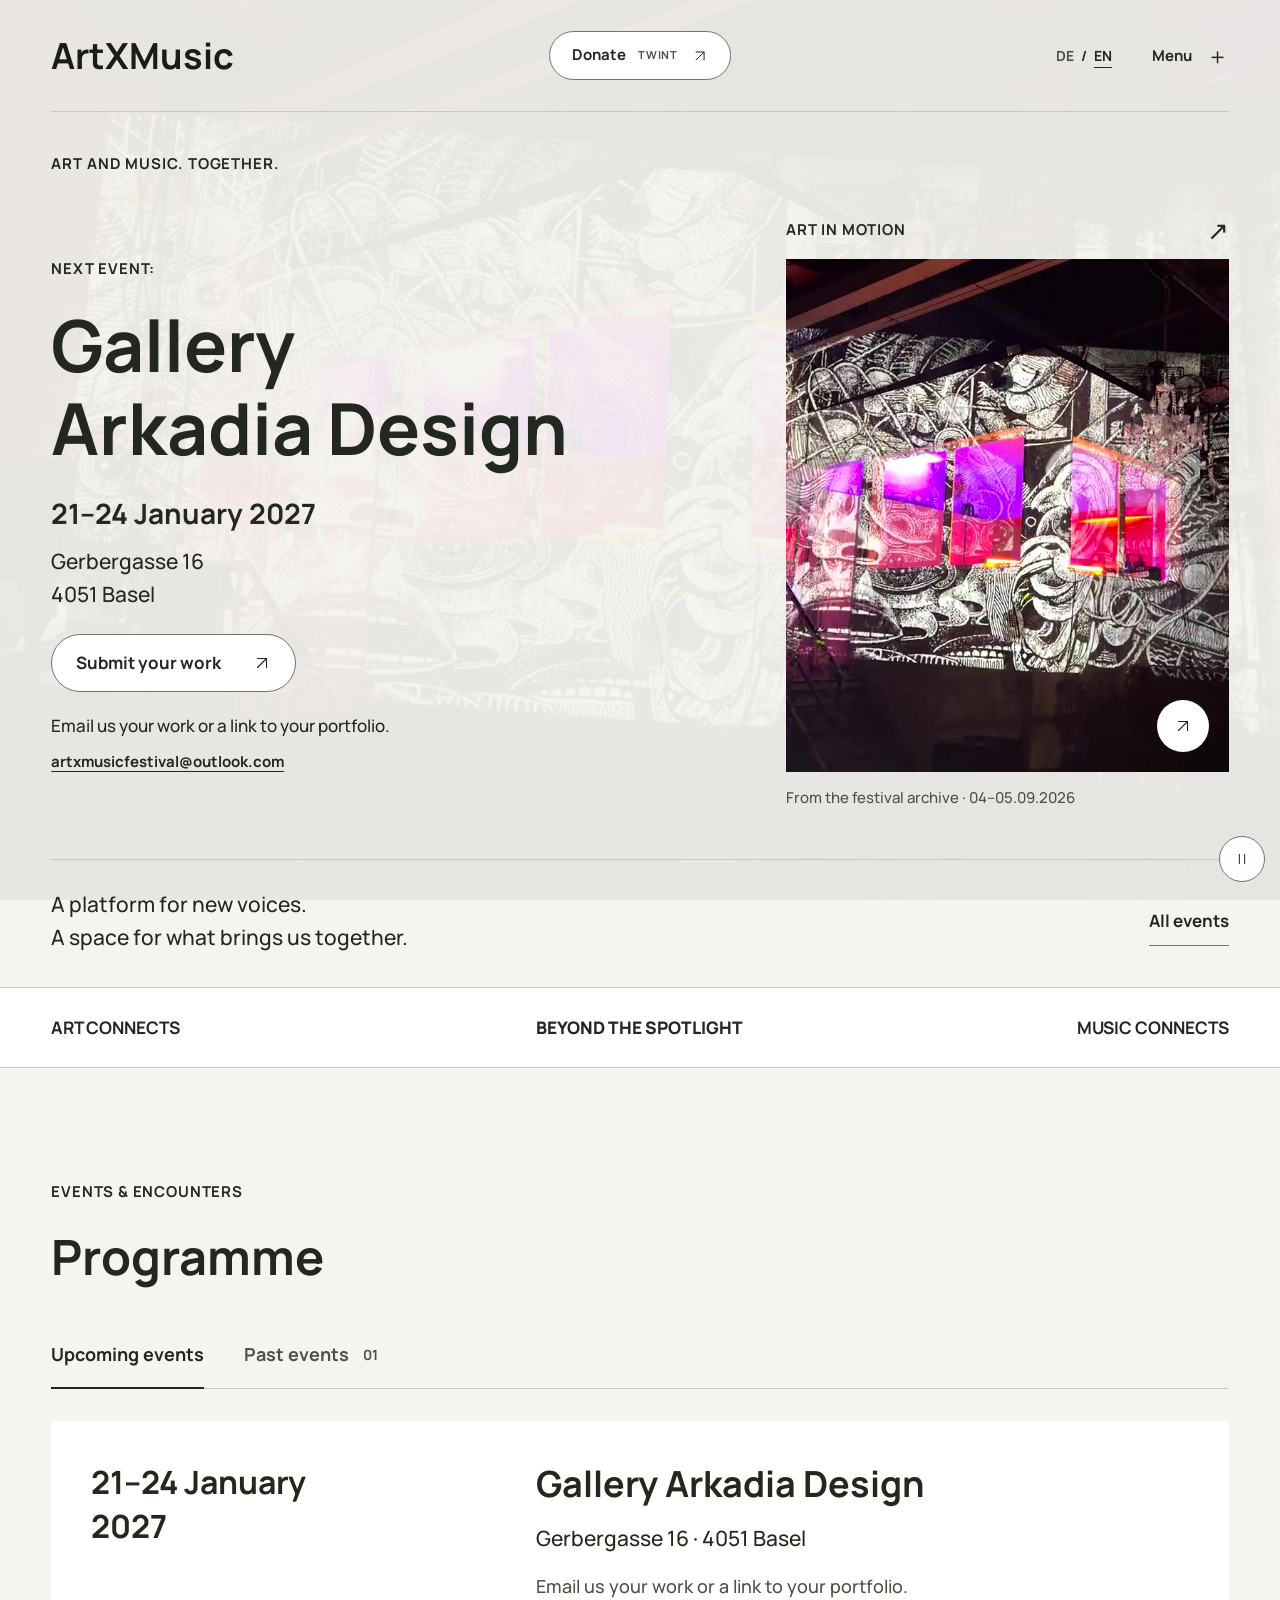
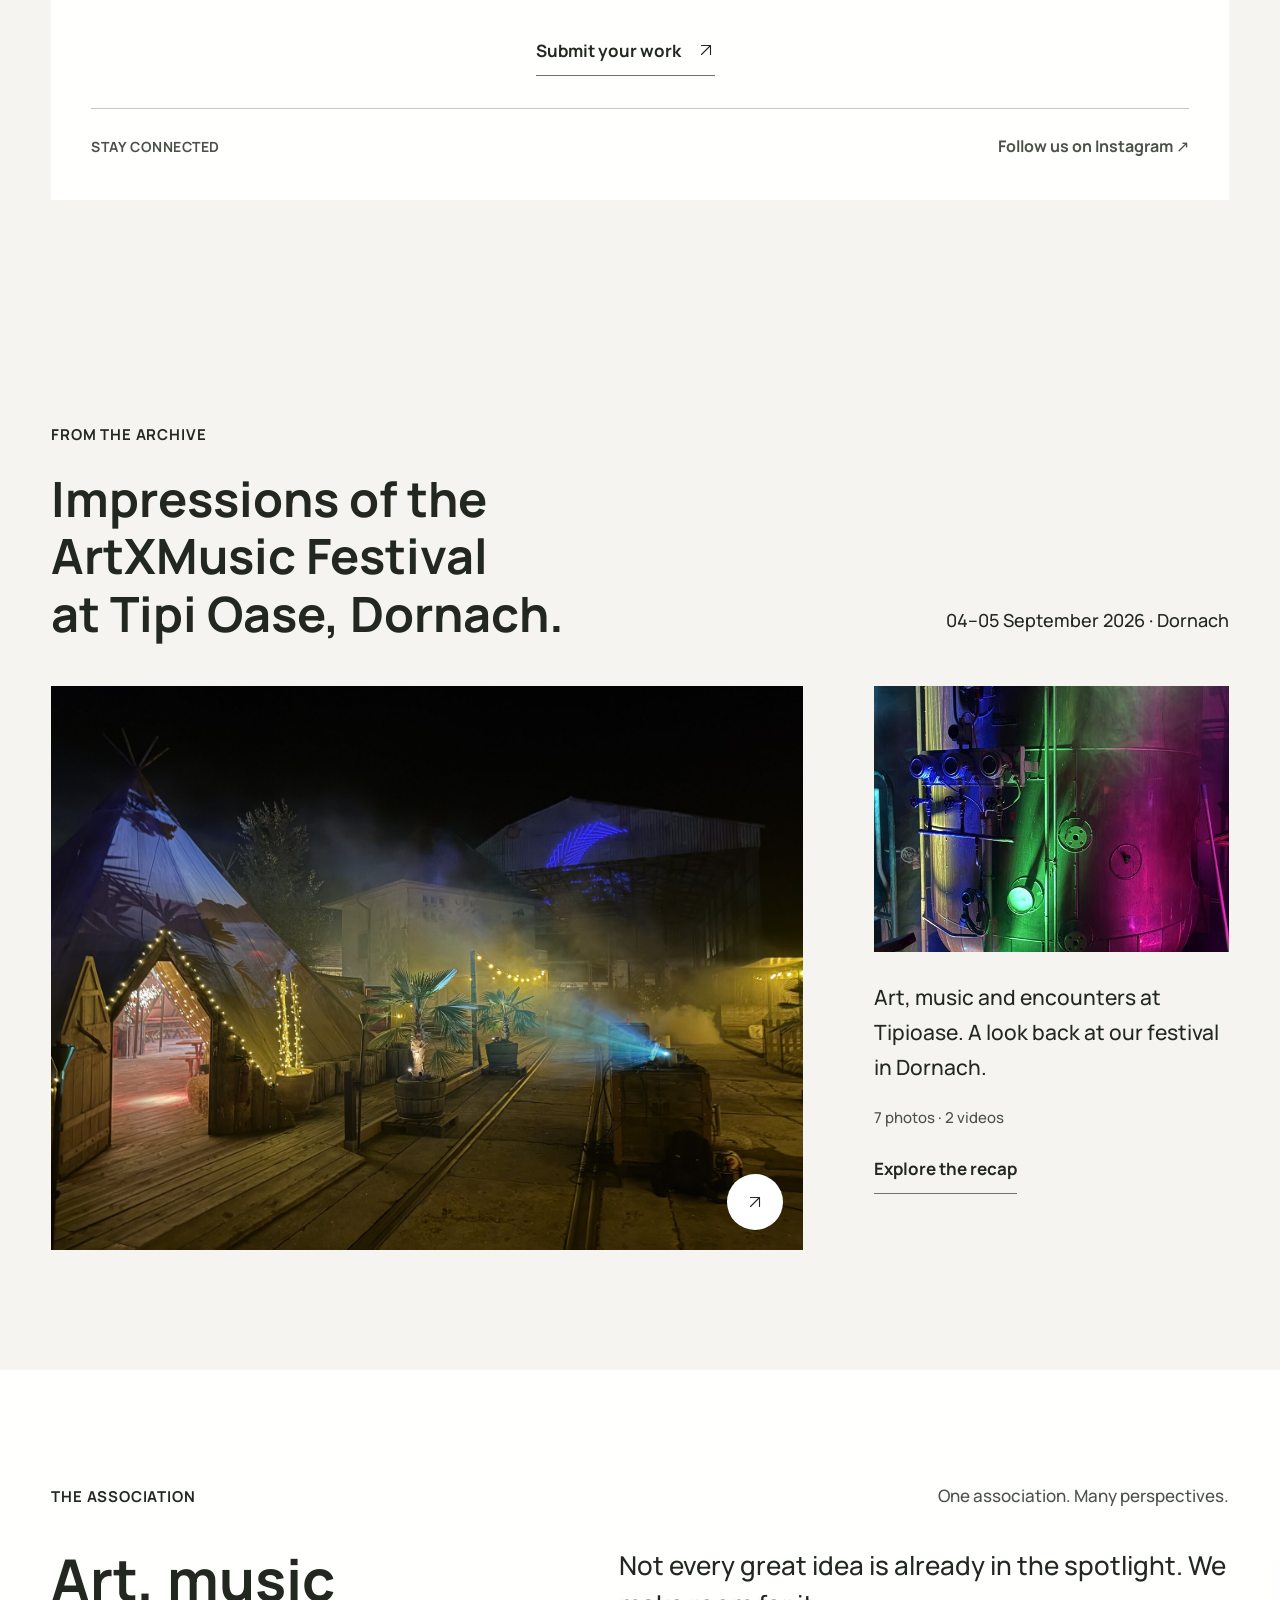
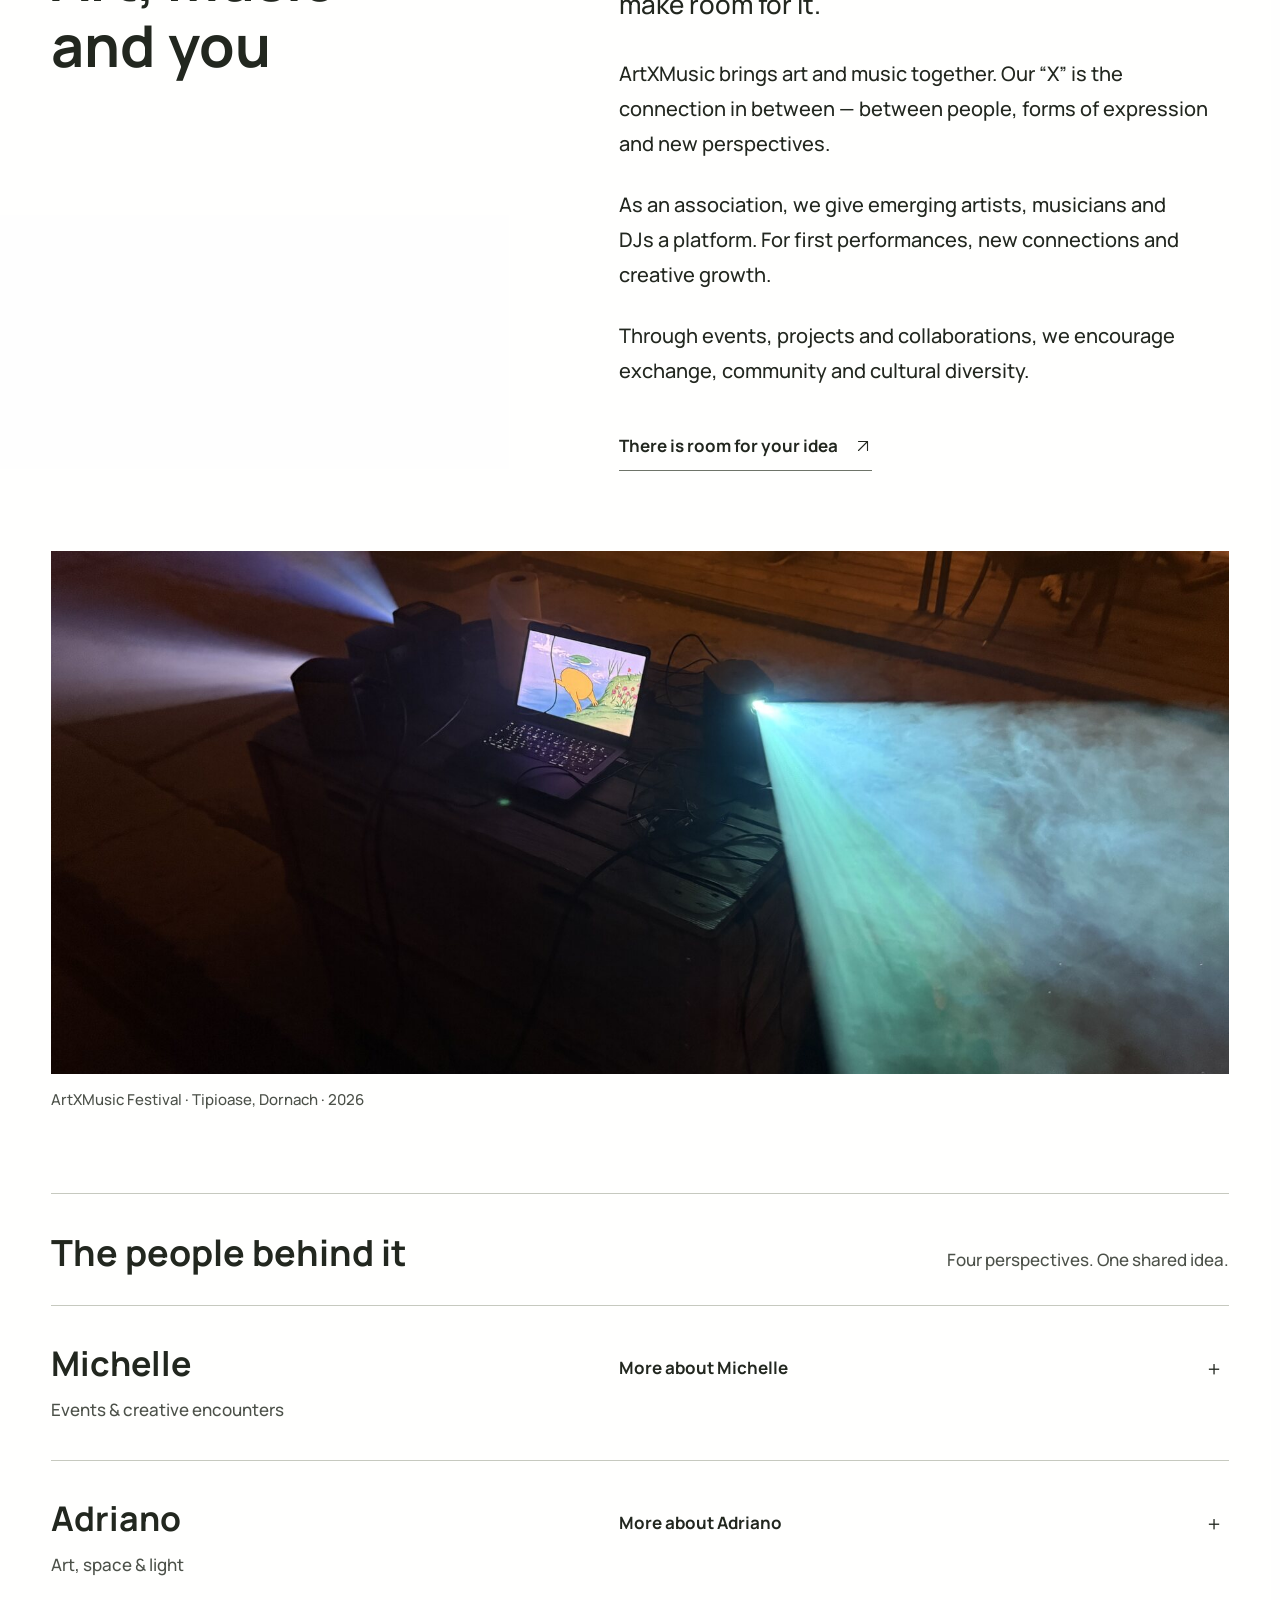
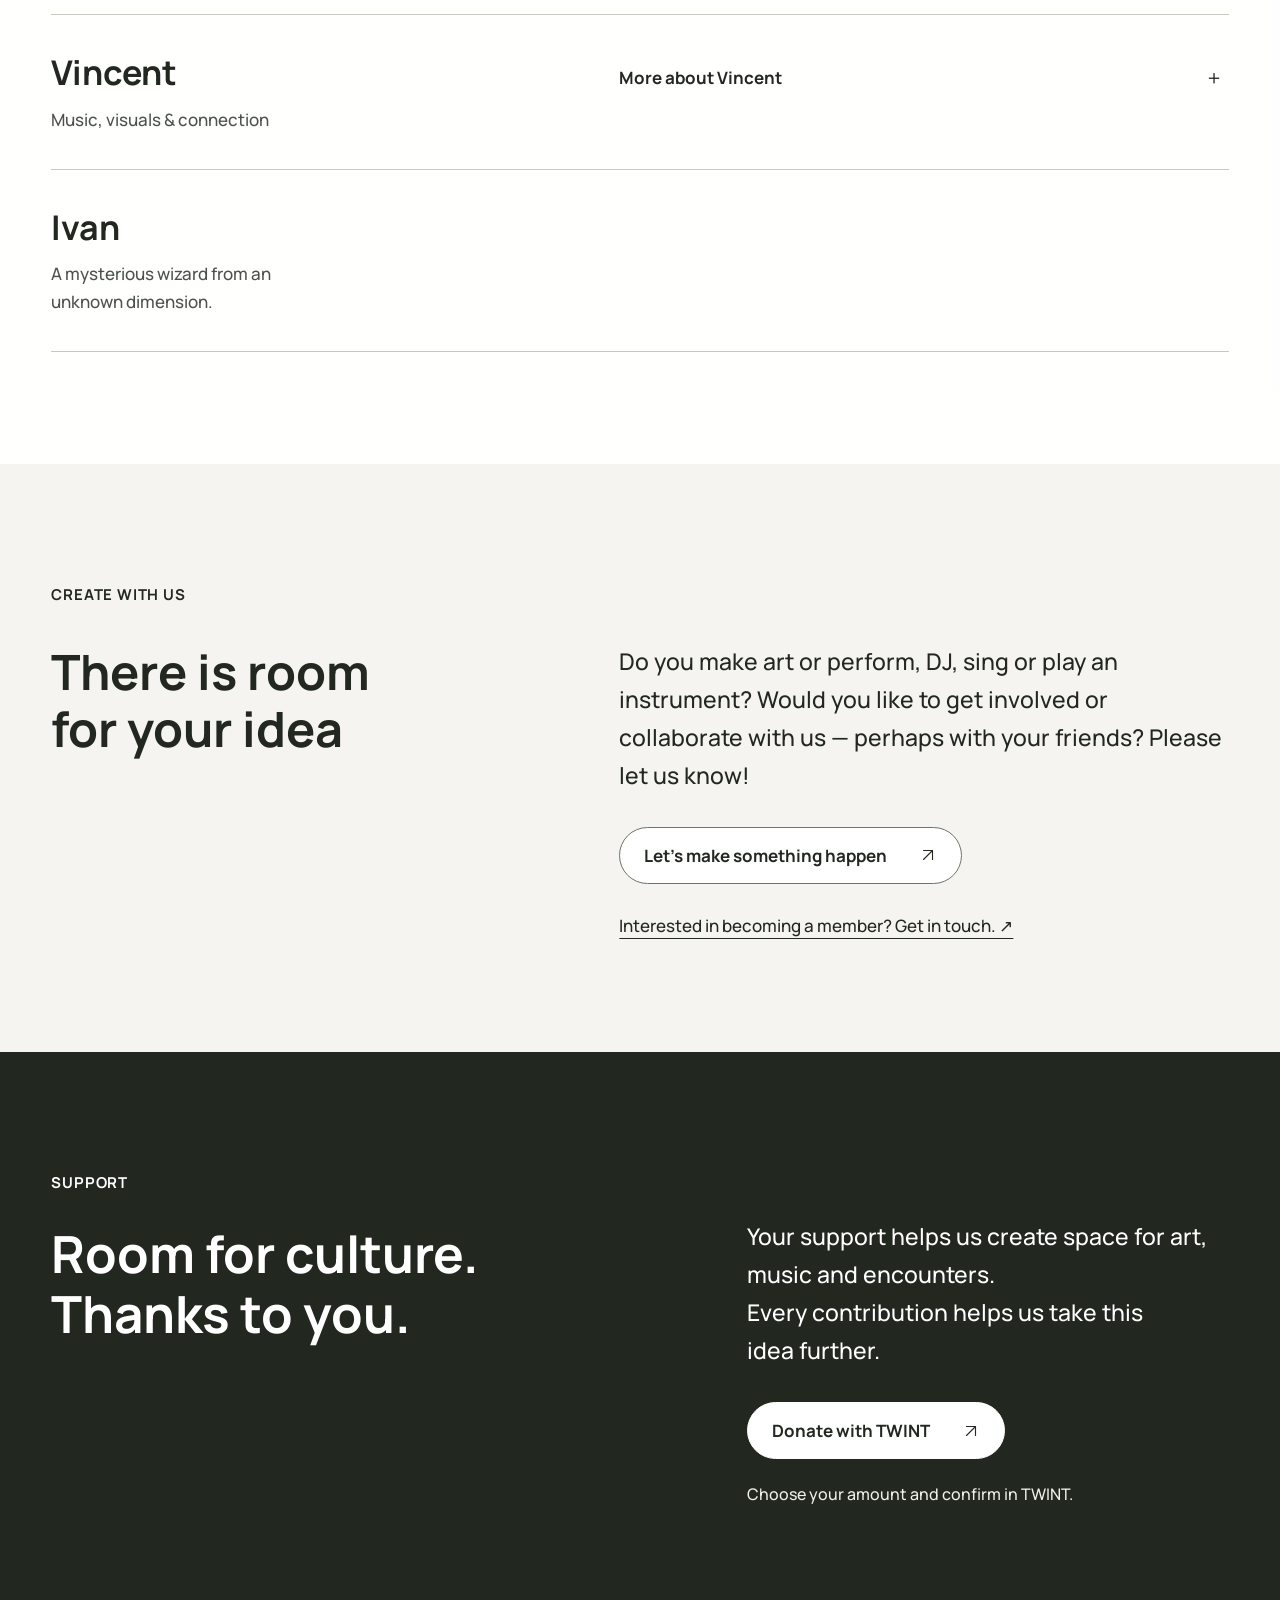
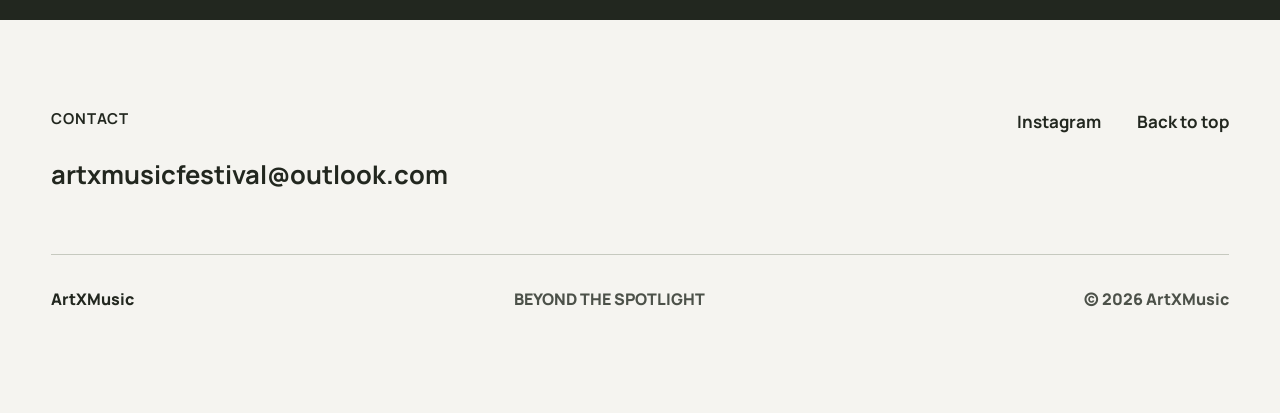
<file: index.html>
<!doctype html>
<html lang="en">
<head>
  <meta charset="UTF-8">
  <meta name="viewport" content="width=device-width, initial-scale=1">
  <meta name="theme-color" content="#f5f4f0">
  <meta name="description" content="ArtXMusic at Gallery Arkadia Design: 21–24 January 2027, Gerbergasse 16, 4051 Basel. Apply by emailing us your work." data-i18n-content="t105">
  <title data-i18n="event.arkadia.title">ArtXMusic — Arkadia Design · January 2027</title>
  <link rel="icon" href="assets/favicon.svg" type="image/svg+xml">
  <link rel="preload" href="assets/fonts/manrope-latin-variable.woff2" as="font" type="font/woff2" crossorigin>
  <link rel="stylesheet" href="styles.css?v=20261103-refinements-05">
  <link rel="stylesheet" href="layout.css?v=20261103-archive-footer-08">
  <script src="i18n.js?v=20261103-archive-footer-08" defer></script>
  <script src="donations.js?v=20261102-2208" defer></script>
  <script src="background-video.js?v=20261103-editorial-01" defer></script>
  <script src="app.js?v=20261103-editorial-01" defer></script>
</head>
<body id="top">
  <div class="site-background" aria-hidden="true">
    <video id="site-background-video" data-background-video autoplay muted loop playsinline preload="none" poster="assets/festival-background-poster.jpg" tabindex="-1">
      <source data-src="assets/festival-background.mp4" type="video/mp4">
    </video>
  </div>
  <button class="background-toggle" type="button" data-background-toggle aria-controls="site-background-video hero-festival-video" hidden>
    <span data-background-pause hidden><svg class="background-toggle-icon" viewBox="0 0 24 24" fill="none" aria-hidden="true" focusable="false"><path d="M8 5v14M16 5v14"/></svg><span data-i18n="background.pause">Pause background</span></span>
    <span data-background-play><svg class="background-toggle-icon" viewBox="0 0 24 24" fill="none" aria-hidden="true" focusable="false"><path d="m8 5 11 7-11 7Z"/></svg><span data-i18n="background.play">Play background</span></span>
  </button>

  <a class="skip-link" href="#main"><span data-i18n="t000">Skip to content</span></a>
  <header class="site-header">
<a class="wordmark" href="#top" aria-label="ArtXMusic — home" data-i18n-aria-label="t092">ArtXMusic</a>
<a class="header-donate" data-donate href="https://go.twint.ch/1/e/tw?tw=acq.vQNoNnbLTWy0y0OU8Lz0jm_Cxkv4LPFudftPimvvcaQTjJB5cDMrlpiIhuMeUNQD." target="_blank" rel="noopener noreferrer" aria-label="Donate now with TWINT" data-i18n-aria-label="donate.header.label"><span data-i18n="donate.header">Donate</span><span class="donation-provider">TWINT</span><svg class="action-icon" viewBox="0 0 24 24" fill="none" aria-hidden="true" focusable="false"><path d="M6 18 18 6M6 6h12v12"/></svg></a>
<div class="header-actions">
<nav id="navigation" aria-label="Main navigation" data-i18n-aria-label="t093">
<a href="#events">Events</a>
<a href="#verein"><span data-i18n="t002">About us</span></a>
<a href="#kontakt"><span data-i18n="t003">Contact</span></a>
<a class="nav-cta" href="#mitmachen"><span data-i18n="t004">Get involved</span> <svg class="action-icon" viewBox="0 0 24 24" fill="none" aria-hidden="true" focusable="false"><path d="M5 12h14m-6-6 6 6-6 6"/></svg></a>
</nav>
<div class="language-switch" role="group" aria-label="Choose language" data-i18n-aria-label="t118"><button type="button" data-language="de" lang="de" aria-label="Switch to German" aria-pressed="false" data-i18n-aria-label="t119">DE</button><span aria-hidden="true">/</span><button type="button" data-language="en" lang="en" aria-label="Switch to English" aria-pressed="true" data-i18n-aria-label="t120">EN</button></div>
<button class="menu-toggle" aria-controls="navigation" aria-expanded="false"><span><span data-i18n="t001">Menu</span></span><span aria-hidden="true">＋</span></button>
</div></header>

  <main id="main">
    <section class="hero featured-event page-width" id="start" aria-labelledby="hero-title">
      <div class="hero-meta"><span data-i18n="quiet.identity">Art and music. Together.</span></div>
      <div class="featured-event-grid">
        <div class="hero-copy">
          <p class="eyebrow" data-i18n="event.arkadia.label">Next event:</p>
          <h1 id="hero-title"><span data-i18n="event.arkadia.gallery">Gallery</span><span class="featured-event-name">Arkadia Design</span></h1>
          <div class="featured-event-details">
          <p class="featured-event-date" data-i18n="event.arkadia.date">21–24 January 2027</p>
          <p class="featured-event-address">Gerbergasse 16<br>4051 Basel</p>
          <a class="solid-button application-button" data-apply href="mailto:artxmusicfestival@outlook.com?subject=Application%20%E2%80%93%20ArtXMusic%20at%20Arkadia%20Design%20%E2%80%93%2021%E2%80%9324%20January%202027" data-i18n-href="event.arkadia.mailto"><span data-i18n="event.arkadia.apply">Submit your work</span><svg class="action-icon" viewBox="0 0 24 24" fill="none" aria-hidden="true" focusable="false"><path d="M6 18 18 6M6 6h12v12"/></svg></a>
          <p class="application-note" data-i18n="event.arkadia.note">Email us your work or a link to your portfolio.</p>
          <a class="application-email" href="mailto:artxmusicfestival@outlook.com">artxmusicfestival@outlook.com</a>
          </div>
        </div>
        <figure class="hero-film">
          <div class="hero-film-heading"><span class="eyebrow" data-i18n="editorial.film.label">Art in motion</span><span class="film-mark" aria-hidden="true">↗</span></div>
          <a class="hero-film-link" href="festival-2026.html" aria-label="ArtXMusic Festival 2026 — explore the recap" data-i18n-aria-label="t097">
            <video id="hero-festival-video" data-background-video autoplay muted loop playsinline preload="none" poster="assets/festival-background-poster.jpg" tabindex="-1" aria-hidden="true"><source data-src="assets/festival-background.mp4" type="video/mp4"></video>
            <span class="image-arrow" aria-hidden="true"><svg class="action-icon" viewBox="0 0 24 24" fill="none" aria-hidden="true" focusable="false"><path d="M6 18 18 6M6 6h12v12"/></svg></span>
          </a>
          <figcaption data-i18n="editorial.film.caption">From the festival archive · 04–05.09.2026</figcaption>
        </figure>
      </div>
      <div class="featured-event-footer"><p><span class="copy-line" data-i18n="t009">A platform for new voices.</span> <span class="copy-line" data-i18n="t010">A space for what brings us together.</span></p><a class="text-link" href="#events" data-i18n="event.arkadia.all">All events</a></div>
    </section>

    <div class="manifesto-strip" aria-label="ArtXMusic manifesto" data-i18n-aria-label="design.manifesto"><div><span class="strip-message" data-i18n="t016">ART CONNECTS</span><span class="strip-motto">BEYOND THE SPOTLIGHT</span><span class="strip-message" data-i18n="t017">MUSIC CONNECTS</span></div></div>

    <section class="events-section page-width section-space" id="events" aria-labelledby="events-title">
      <div class="section-topline"><span class="eyebrow"><span data-i18n="t018">Events &amp; encounters</span></span></div>
      <div class="section-heading"><h2 id="events-title" data-i18n="editorial.program">Programme</h2></div>
      <div class="event-tabs" role="tablist" aria-label="Filter events" data-i18n-aria-label="t096">
        <button id="tab-future" role="tab" aria-selected="true" aria-controls="panel-future" tabindex="0"><span data-i18n="t022">Upcoming events</span> <svg class="action-icon" viewBox="0 0 24 24" fill="none" aria-hidden="true" focusable="false"><path d="M6 18 18 6M6 6h12v12"/></svg></button>
        <button id="tab-past" role="tab" aria-selected="false" aria-controls="panel-past" tabindex="-1"><span data-i18n="t023">Past events</span> <span class="count">01</span></button>
      </div>
      <div id="panel-future" class="future-panel" role="tabpanel" aria-labelledby="tab-future">
        <div class="future-label" data-i18n="event.arkadia.date">21–24 January 2027</div>
        <div class="future-copy"><h3 data-i18n="event.arkadia.venue">Gallery Arkadia Design</h3><p>Gerbergasse 16 · 4051 Basel</p><p class="secondary-copy" data-i18n="event.arkadia.note">Email us your work or a link to your portfolio.</p><a class="text-link" data-apply href="mailto:artxmusicfestival@outlook.com?subject=Application%20%E2%80%93%20ArtXMusic%20at%20Arkadia%20Design%20%E2%80%93%2021%E2%80%9324%20January%202027" data-i18n-href="event.arkadia.mailto"><span data-i18n="event.arkadia.apply">Submit your work</span><svg class="action-icon" viewBox="0 0 24 24" fill="none" aria-hidden="true" focusable="false"><path d="M6 18 18 6M6 6h12v12"/></svg></a></div>
        <a class="instagram-note" href="https://www.instagram.com/artxmusicfestival/" target="_blank" rel="noopener noreferrer"><span><span data-i18n="t029">STAY CONNECTED</span></span><span data-i18n="t030">Follow us on Instagram ↗</span></a>
      </div>
      <div id="panel-past" role="tabpanel" aria-labelledby="tab-past" hidden>
        <article class="event-card">
          <a class="event-image" href="festival-2026.html" aria-label="ArtXMusic Festival 2026 — explore the recap" data-i18n-aria-label="t097"><img src="assets/festival-2026/tipioase-night-800.jpg" alt="A lit tipi, potted palms and light projections on the festival grounds at night." width="800" height="600" loading="lazy" data-i18n-alt="t098"><span class="event-tag"><span data-i18n="t031">RECAP / 2026</span></span><span class="image-arrow" aria-hidden="true"><svg class="action-icon" viewBox="0 0 24 24" fill="none" aria-hidden="true" focusable="false"><path d="M6 18 18 6M6 6h12v12"/></svg></span></a>
          <div class="event-card-copy"><span class="eyebrow"><span data-i18n="t032">04–05 SEPTEMBER 2026 · DORNACH</span></span><h3><a href="festival-2026.html">ArtXMusic<br><span class="title-rest">Festival 2026</span></a></h3><p><span data-i18n="t033">Art and music in one place.</span><br><span data-i18n="t034">Our festival at Tipioase.</span></p><a class="text-link" href="festival-2026.html"><span data-i18n="t035">Explore the recap</span> <svg class="action-icon" viewBox="0 0 24 24" fill="none" aria-hidden="true" focusable="false"><path d="M6 18 18 6M6 6h12v12"/></svg></a></div>
        </article>
      </div>
    </section>

    <section class="archive-feature" aria-labelledby="archive-title">
      <div class="page-width">
        <div class="archive-heading"><div><p class="eyebrow" data-i18n="editorial.archive.label">From the archive</p><h2 id="archive-title"><span data-i18n="editorial.archive.title">Impressions of the ArtXMusic Festival at</span> <span class="archive-venue" data-i18n="editorial.archive.venue">Tipi Oase, Dornach.</span></h2></div><p class="archive-date" data-i18n="editorial.archive.date">04–05 September 2026 · Dornach</p></div>
        <div class="archive-layout">
          <a class="archive-main-photo" href="festival-2026.html" aria-label="ArtXMusic Festival 2026 — explore the recap" data-i18n-aria-label="t097"><img src="assets/festival-2026/tipioase-night.jpg" width="1800" height="1350" alt="A lit tipi, potted palms and light projections on the festival grounds at night." data-i18n-alt="gallery.tipioase-night.alt" loading="lazy"><span class="image-arrow" aria-hidden="true"><svg class="action-icon" viewBox="0 0 24 24" fill="none" aria-hidden="true" focusable="false"><path d="M6 18 18 6M6 6h12v12"/></svg></span></a>
          <div class="archive-side"><a class="archive-detail-photo" href="festival-2026.html?lang=en#gallery" aria-label="ArtXMusic Festival 2026 — explore the recap" data-i18n-aria-label="t097"><img src="assets/festival-2026/industrial-light-800.jpg" width="600" height="800" alt="A large industrial tank and pipework lit in blue, green and pink." data-i18n-alt="gallery.industrial-light.alt" loading="lazy"></a><p data-i18n="editorial.archive.copy">Art, music and encounters at Tipioase. A look back at our festival in Dornach.</p><span class="archive-count" data-i18n="editorial.archive.count">7 photos · 2 videos</span><a class="text-link" href="festival-2026.html" data-i18n="editorial.archive.link">Explore the recap</a></div>
        </div>
      </div>
    </section>

    <section class="about-section section-space" id="verein" aria-labelledby="about-title">
      <div class="page-width"><div class="section-topline"><span class="eyebrow"><span data-i18n="t036">02 / THE IDEA BEHIND IT</span></span><span class="small-note"><span data-i18n="t037">One association. Many perspectives.</span></span></div>
      <div class="about-grid"><h2 id="about-title"><span data-i18n="quiet.hero.first">Art, music</span><br><span data-i18n="quiet.hero.second">and you</span></h2><div class="about-copy"><p class="lead"><span data-i18n="t041">Not every great idea is already in the spotlight. We make room for it.</span></p><p><span data-i18n="t042">ArtXMusic brings art and music together. Our “X” is the connection in between — between people, forms of expression and new perspectives.</span></p><p><span data-i18n="t043">As an association, we give emerging artists, musicians and DJs a platform. For first performances, new connections and creative growth.</span></p><p><span data-i18n="t044">Through events, projects and collaborations, we encourage exchange, community and cultural diversity.</span></p><a class="text-link" href="#mitmachen"><span data-i18n="t045">There is room for your idea</span> <svg class="action-icon" viewBox="0 0 24 24" fill="none" aria-hidden="true" focusable="false"><path d="M6 18 18 6M6 6h12v12"/></svg></a></div></div>
      <figure class="association-image"><img src="assets/festival-2026/projection-setup.jpg" width="1800" height="1350" alt="Two projectors beside a laptop in a warmly lit space with wooden flooring." data-i18n-alt="gallery.projection-setup.alt" loading="lazy"><figcaption data-i18n="editorial.about.caption">ArtXMusic Festival · Tipioase, Dornach · 2026</figcaption></figure>
      <div class="team-intro"><h3><span data-i18n="t046">The people behind it</span></h3><span class="small-note"><span data-i18n="t047">Four perspectives. One shared idea.</span></span></div>
      <div class="team-grid">
        <article class="team-card"><div class="team-identity"><h4>Michelle</h4><p class="team-caption"><span data-i18n="t048">Events &amp; creative encounters</span></p></div><details><summary><span data-i18n="t049">More about Michelle</span> <span aria-hidden="true">＋</span></summary><div class="bio"><p><span data-i18n="t050">Michelle originally worked in transport and customs. Practical projects and her training in event management led her into the world of events — where she also met Vincent.</span></p><p><span data-i18n="t051">Their joint graduation project, “ArtConnection”, laid the foundation for giving new creative voices a platform. She brings that experience to ArtXMusic.</span></p></div></details></article>
        <article class="team-card"><div class="team-identity"><h4>Adriano</h4><p class="team-caption"><span data-i18n="t052">Art, space &amp; light</span></p></div><details><summary><span data-i18n="t053">More about Adriano</span> <span aria-hidden="true">＋</span></summary><div class="bio"><p><span data-i18n="t054">Adriano is a gallerist, curator, lighting designer and owner of arkadia-design.ch. He brings art, space and light together to create immersive atmospheres.</span></p><p><span data-i18n="t055">Through his programming at Halle 80 and the Hair Atelier, he creates space for contemporary art and dialogue. Openness, experimentation, clear forms and a thoughtful approach to materials shape his work.</span></p><p><span data-i18n="adriano.gallery">Today, Adriano works as an independent gallerist. His gallery is located in the Kunstpassage at Gerbergasse 16.</span></p></div></details></article>
        <article class="team-card"><div class="team-identity"><h4>Vincent</h4><p class="team-caption"><span data-i18n="t056">Music, visuals &amp; connection</span></p></div><details><summary><span data-i18n="t057">More about Vincent</span> <span aria-hidden="true">＋</span></summary><div class="bio"><p><span data-i18n="t058">Vincent explores visual communication and digital spaces at the Basel Academy of Art and Design. His creative practice ranges from DJing and music production to visuals and art.</span></p><p><span data-i18n="t059">His experience organising art and music events fuels his desire to bring people together. He wants to create places for exchange, shared creative energy and a sense of belonging.</span></p></div></details></article>
        <article class="team-card" id="team-ivan"><div class="team-identity"><h4>Ivan</h4><p class="team-caption"><span data-i18n="ivan.caption">A mysterious wizard from an unknown dimension.</span></p></div></article>
      </div></div>
    </section>

    <section class="participate-section page-width section-space" id="mitmachen" aria-labelledby="participate-title"><div class="participate-label eyebrow"><span data-i18n="t060">03 / THERE IS A PLACE FOR YOU</span></div><div class="participate-content"><h2 id="participate-title" data-i18n="editorial.join.title">There is room for your idea</h2><div><p><span data-i18n="t063">Do you make art or perform, DJ, sing or play an instrument? Would you like to get involved or collaborate with us — perhaps with your friends? Please let us know!</span></p><a class="solid-button" href="mailto:artxmusicfestival@outlook.com?subject=Get%20involved%20with%20ArtXMusic" data-i18n-href="t126"><span data-i18n="t064">Let’s make something happen</span> <svg class="action-icon" viewBox="0 0 24 24" fill="none" aria-hidden="true" focusable="false"><path d="M6 18 18 6M6 6h12v12"/></svg></a><a class="membership-link" href="mailto:artxmusicfestival@outlook.com?subject=ArtXMusic%20membership%20enquiry" data-i18n-href="t127"><span data-i18n="t065">Interested in becoming a member? Get in touch. ↗</span></a></div></div></section>
<section class="donation-section section-space" id="donate" aria-labelledby="donation-title"><div class="page-width donation-grid"><div><span class="eyebrow"><span data-i18n="t108">04 / MAKE IT POSSIBLE</span></span><h2 id="donation-title"><span class="copy-line" data-i18n="editorial.support.title">Room for culture.</span> <span class="copy-line" data-i18n="editorial.support.thanks">Thanks to you.</span></h2></div><div class="donation-copy"><p><span class="copy-line" data-i18n="t111">Your support helps us create space for art, music and encounters.</span><span class="copy-line" data-i18n="donate.continued">Every contribution helps us take this idea further.</span></p><a class="solid-button" data-donate href="https://go.twint.ch/1/e/tw?tw=acq.vQNoNnbLTWy0y0OU8Lz0jm_Cxkv4LPFudftPimvvcaQTjJB5cDMrlpiIhuMeUNQD." target="_blank" rel="noopener noreferrer"><span data-i18n="t112">Donate with TWINT</span> <svg class="action-icon" viewBox="0 0 24 24" fill="none" aria-hidden="true" focusable="false"><path d="M6 18 18 6M6 6h12v12"/></svg></a><p class="donation-status"><span data-i18n="t113">Choose your amount and confirm in TWINT.</span></p></div></div></section>
  </main>

  <footer class="site-footer" id="kontakt"><div class="page-width">
    <div class="footer-main"><div><span class="eyebrow" data-i18n="t003">Contact</span><a class="footer-email" href="mailto:artxmusicfestival@outlook.com">artxmusicfestival@outlook.com</a></div><div class="footer-links"><a href="https://www.instagram.com/artxmusicfestival/" target="_blank" rel="noopener noreferrer">Instagram</a><a href="#top" class="back-top" data-i18n="quiet.back">Back to top</a></div></div>
    <div class="footer-bottom"><span class="footer-wordmark">ArtXMusic</span><span class="brand-motto">BEYOND THE SPOTLIGHT</span><span>© 2026 ArtXMusic</span></div>
  </div></footer>
</body>
</html>
</file>
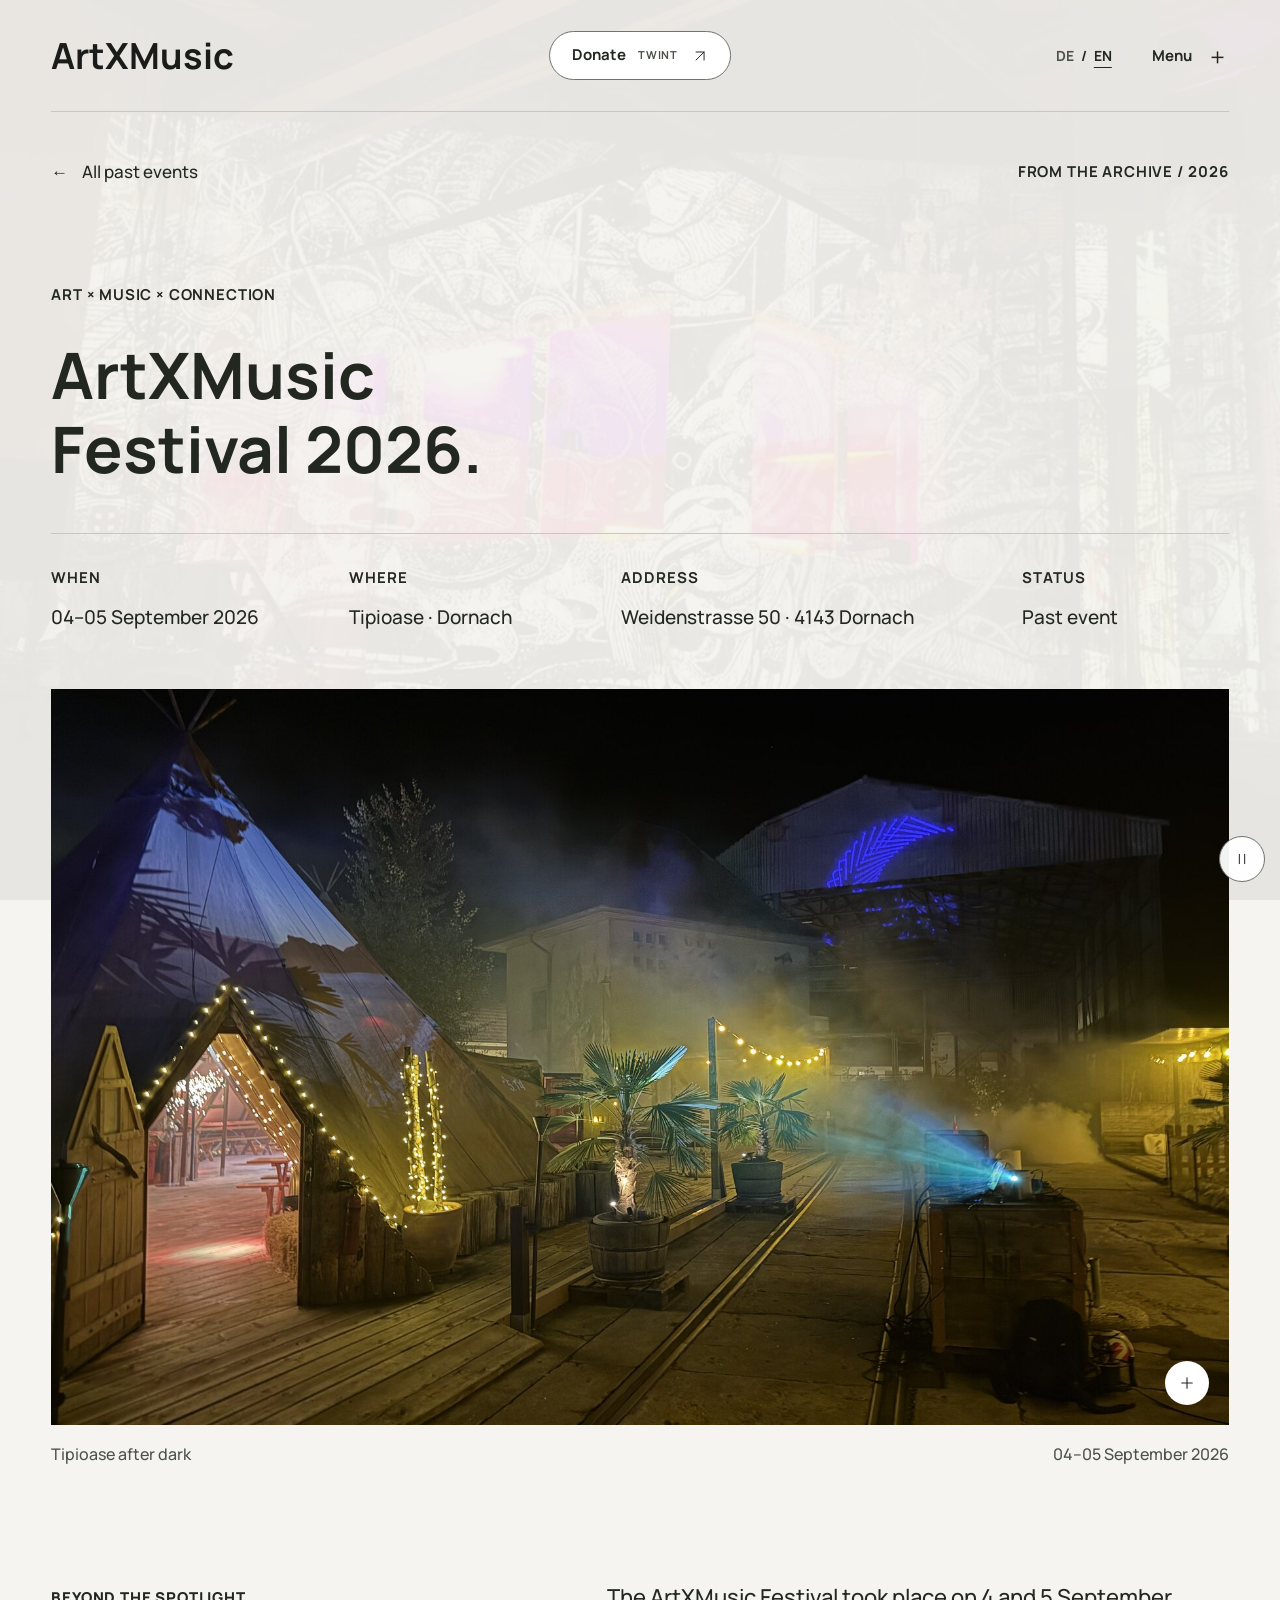
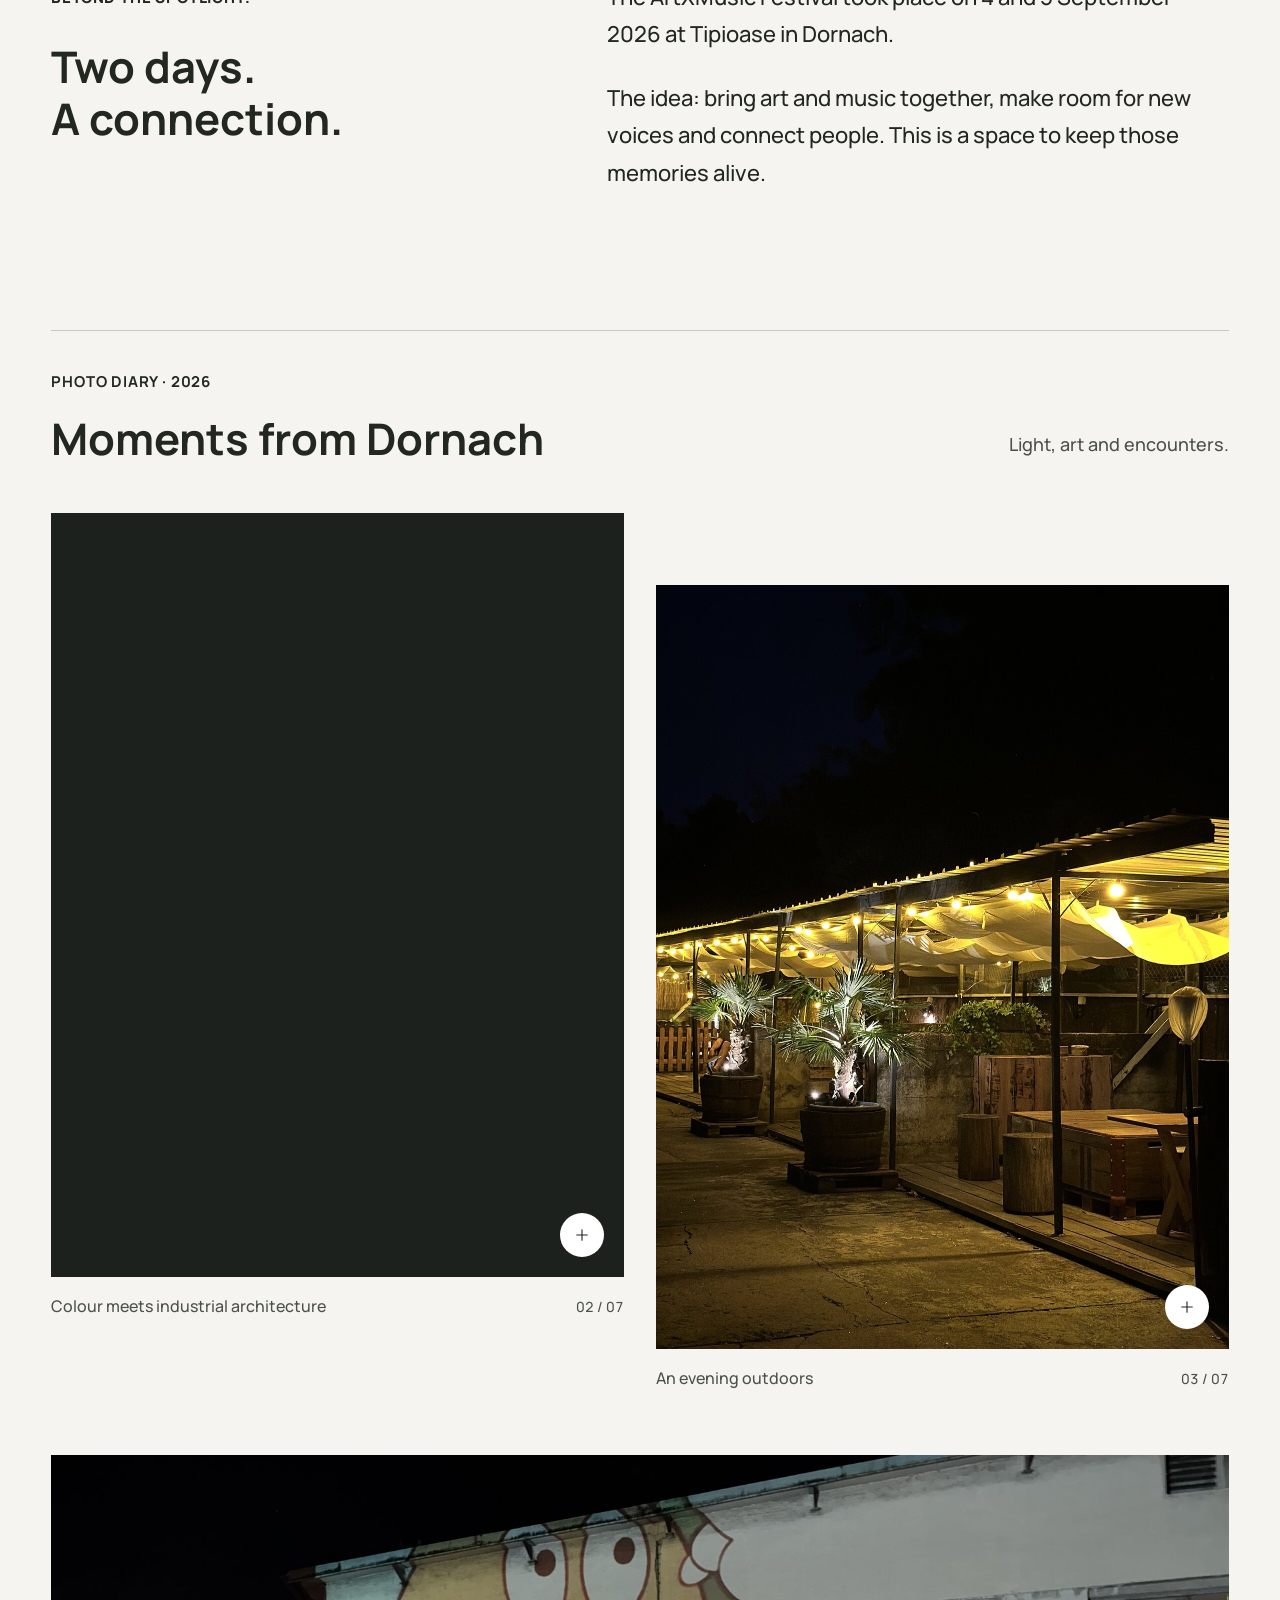
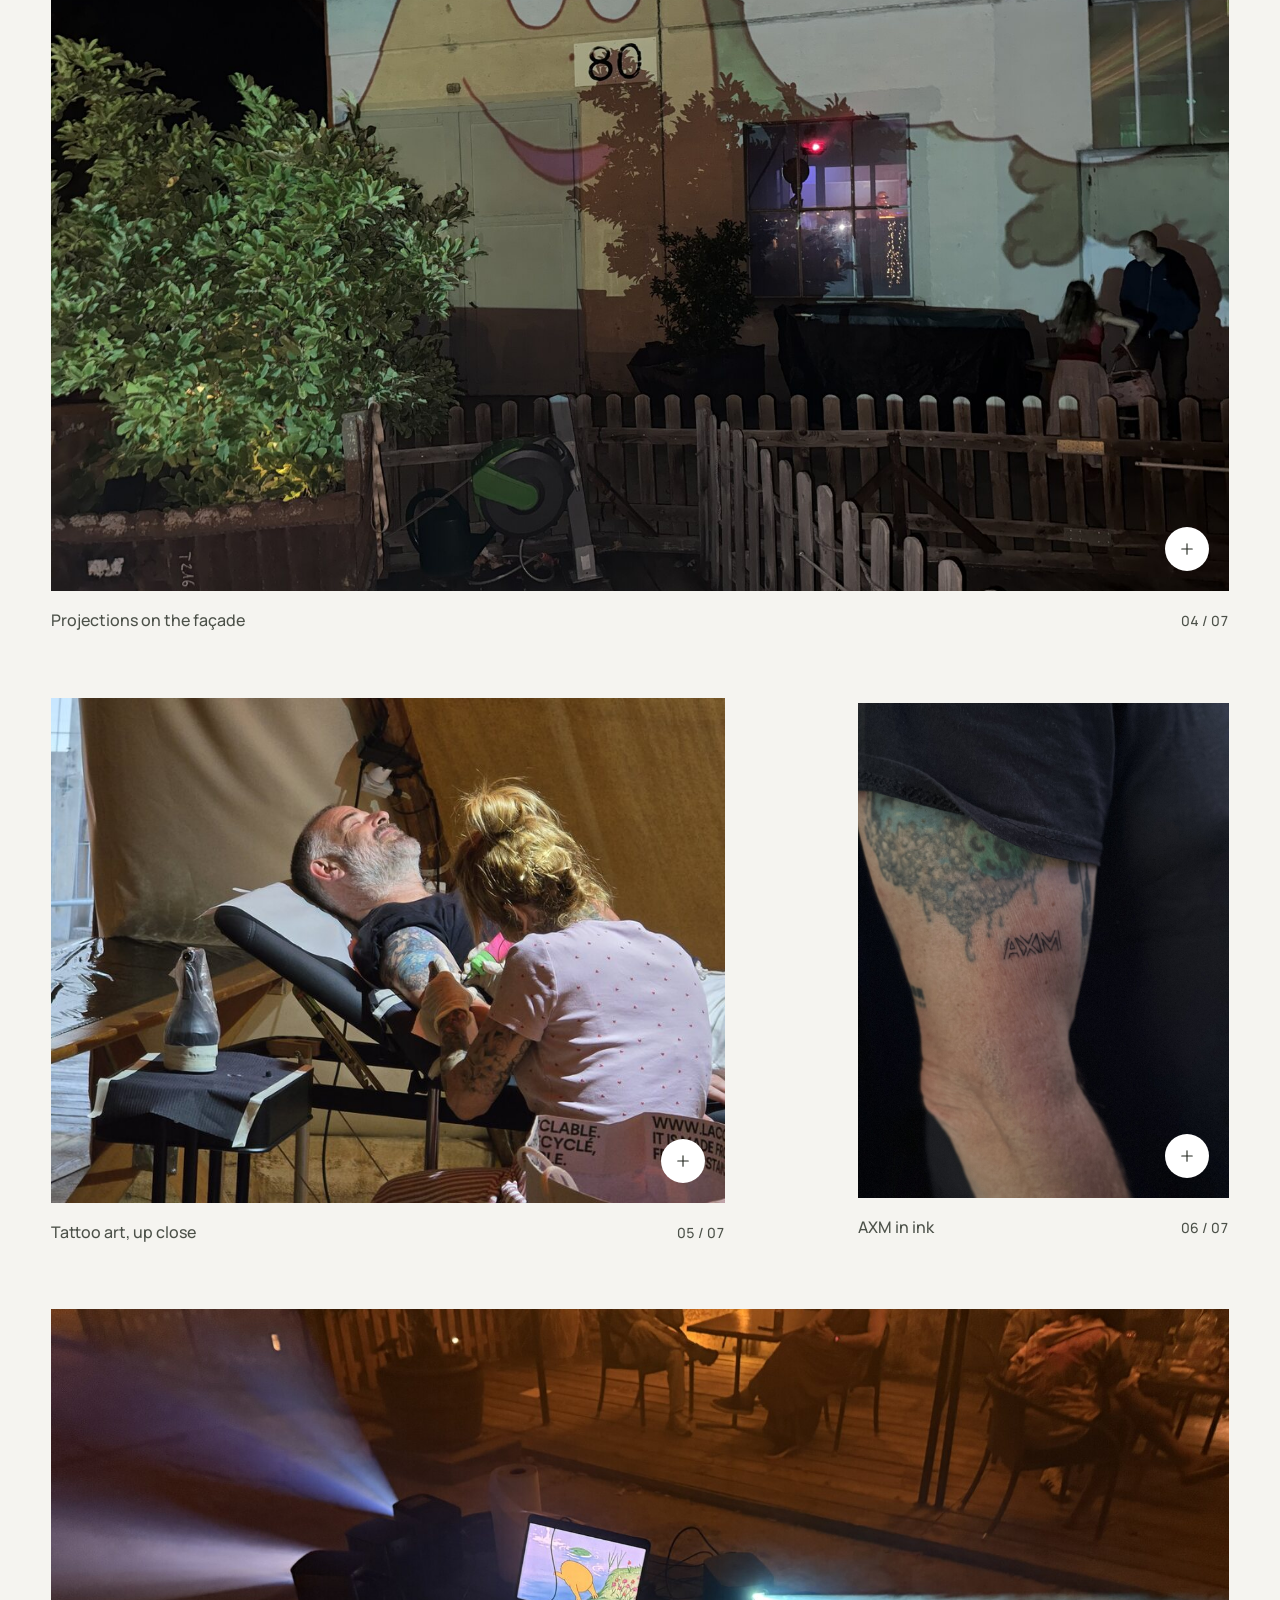
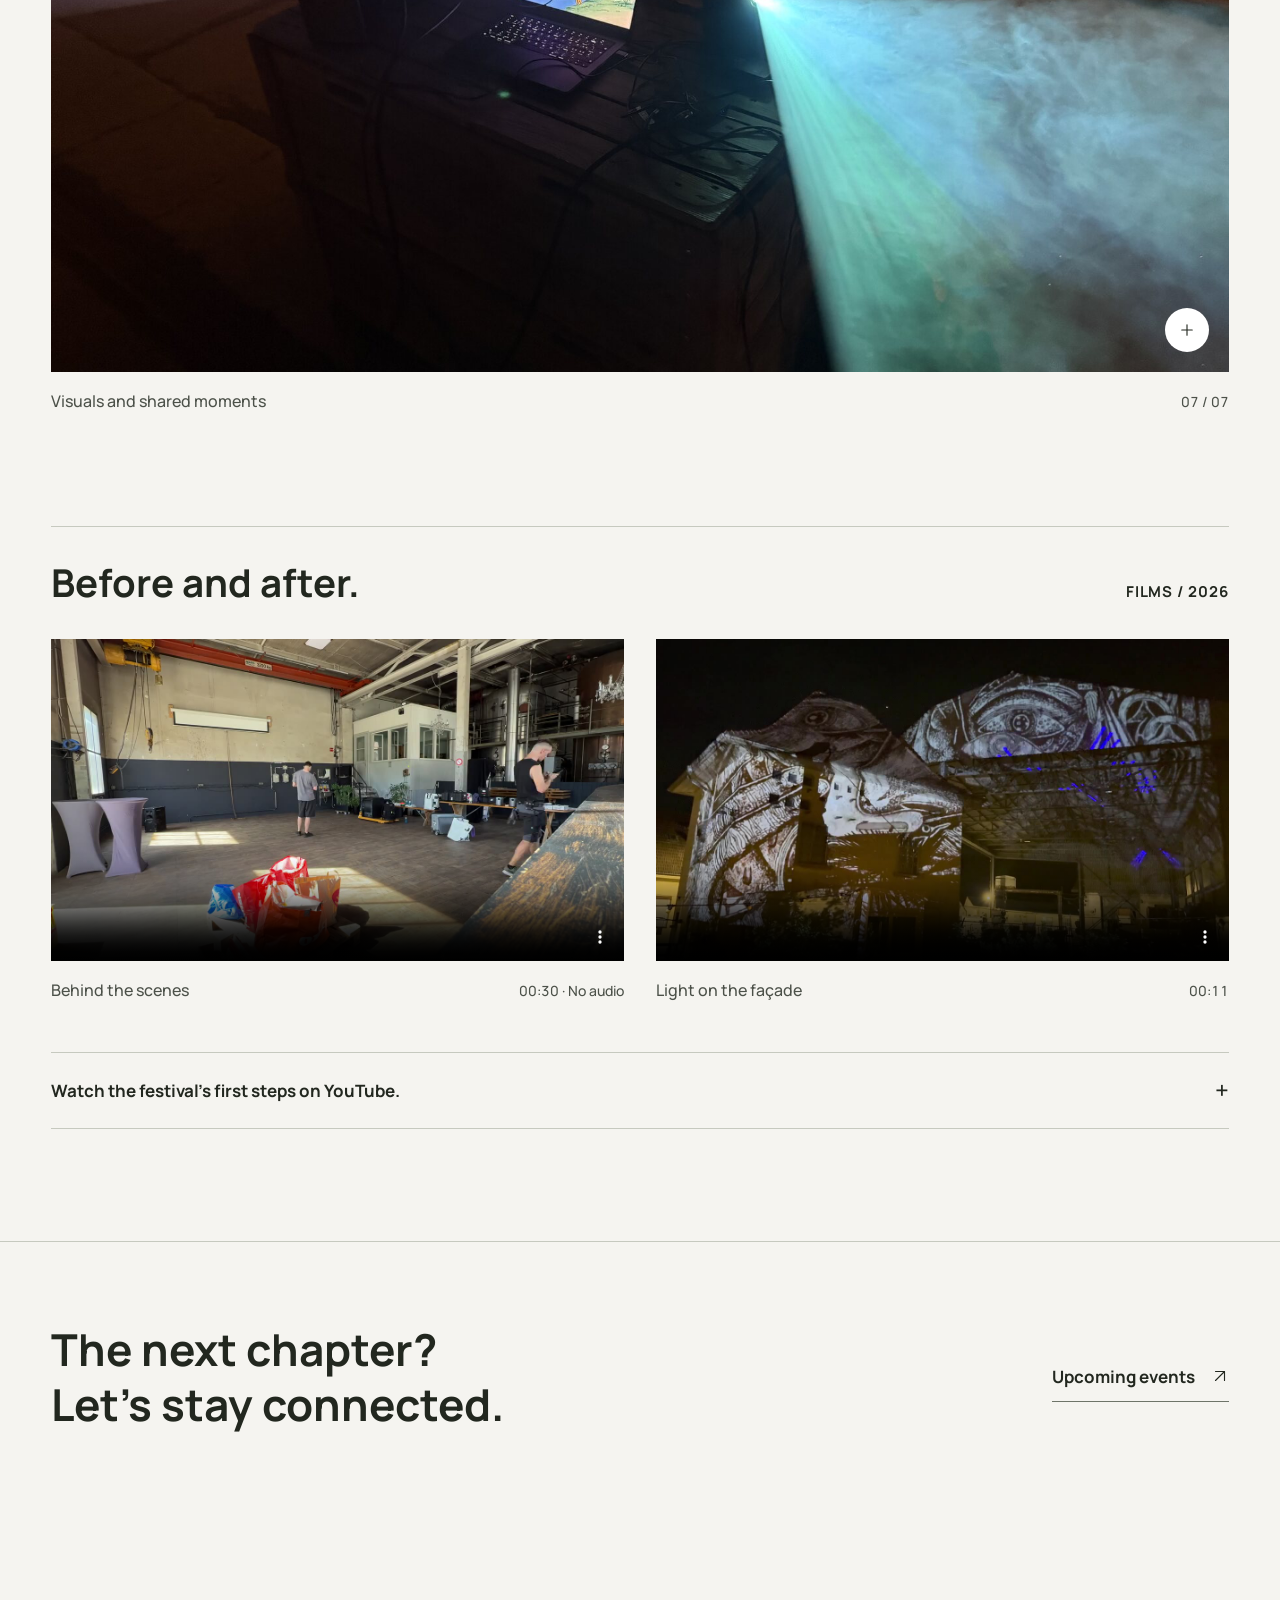
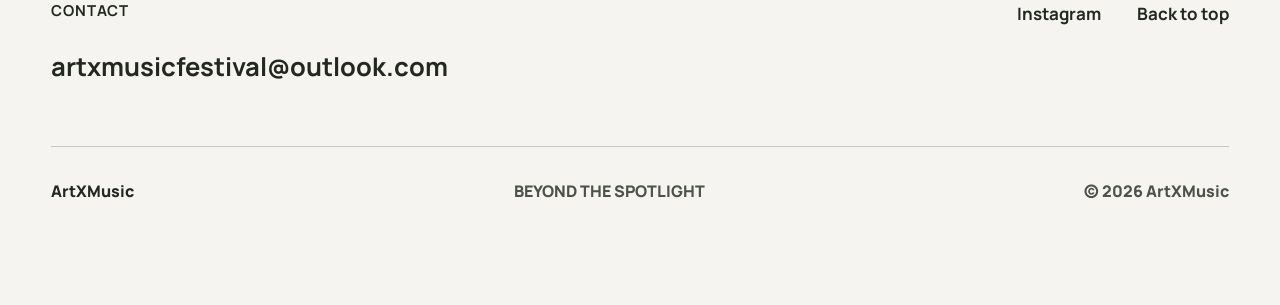
<file: festival-2026.html>
<!doctype html>
<html lang="en">
<head>
  <meta charset="UTF-8">
  <meta name="viewport" content="width=device-width, initial-scale=1">
  <meta name="theme-color" content="#f5f4f0">
  <meta name="description" content="A look back at the ArtXMusic Festival on 4–5 September 2026 at Tipioase in Dornach. Art, music and connection." data-i18n-content="t106">
  <title data-i18n="t070">Festival 2026 — Recap · ArtXMusic</title>
  <link rel="icon" href="assets/favicon.svg" type="image/svg+xml">
  <link rel="preload" href="assets/fonts/manrope-latin-variable.woff2" as="font" type="font/woff2" crossorigin>
  <link rel="stylesheet" href="styles.css?v=20261103-refinements-05">
  <link rel="stylesheet" href="layout.css?v=20261103-archive-footer-08">
  <script src="i18n.js?v=20261103-archive-footer-08" defer></script>
  <script src="donations.js?v=20261102-2208" defer></script>
  <script src="background-video.js?v=20261103-editorial-01" defer></script>
  <script src="app.js?v=20261103-editorial-01" defer></script>
</head>
<body id="top">
  <div class="site-background" aria-hidden="true">
    <video id="site-background-video" data-background-video autoplay muted loop playsinline preload="none" poster="assets/festival-background-poster.jpg" tabindex="-1">
      <source data-src="assets/festival-background.mp4" type="video/mp4">
    </video>
  </div>
  <button class="background-toggle" type="button" data-background-toggle aria-controls="site-background-video" hidden>
    <span data-background-pause hidden><svg class="background-toggle-icon" viewBox="0 0 24 24" fill="none" aria-hidden="true" focusable="false"><path d="M8 5v14M16 5v14"/></svg><span data-i18n="background.pause">Pause background</span></span>
    <span data-background-play><svg class="background-toggle-icon" viewBox="0 0 24 24" fill="none" aria-hidden="true" focusable="false"><path d="m8 5 11 7-11 7Z"/></svg><span data-i18n="background.play">Play background</span></span>
  </button>

  <a class="skip-link" href="#main"><span data-i18n="t000">Skip to content</span></a>
  <header class="site-header">
<a class="wordmark" href="index.html" aria-label="ArtXMusic — home" data-i18n-aria-label="t092">ArtXMusic</a>
<a class="header-donate" data-donate href="https://go.twint.ch/1/e/tw?tw=acq.vQNoNnbLTWy0y0OU8Lz0jm_Cxkv4LPFudftPimvvcaQTjJB5cDMrlpiIhuMeUNQD." target="_blank" rel="noopener noreferrer" aria-label="Donate now with TWINT" data-i18n-aria-label="donate.header.label"><span data-i18n="donate.header">Donate</span><span class="donation-provider">TWINT</span><svg class="action-icon" viewBox="0 0 24 24" fill="none" aria-hidden="true" focusable="false"><path d="M6 18 18 6M6 6h12v12"/></svg></a>
<div class="header-actions">
<nav id="navigation" aria-label="Main navigation" data-i18n-aria-label="t093">
<a href="index.html#events">Events</a>
<a href="index.html#verein"><span data-i18n="t002">About us</span></a>
<a href="#kontakt"><span data-i18n="t003">Contact</span></a>
<a class="nav-cta" href="index.html#mitmachen"><span data-i18n="t004">Get involved</span> <svg class="action-icon" viewBox="0 0 24 24" fill="none" aria-hidden="true" focusable="false"><path d="M5 12h14m-6-6 6 6-6 6"/></svg></a>
</nav>
<div class="language-switch" role="group" aria-label="Choose language" data-i18n-aria-label="t118"><button type="button" data-language="de" lang="de" aria-label="Switch to German" aria-pressed="false" data-i18n-aria-label="t119">DE</button><span aria-hidden="true">/</span><button type="button" data-language="en" lang="en" aria-label="Switch to English" aria-pressed="true" data-i18n-aria-label="t120">EN</button></div>
<button class="menu-toggle" aria-controls="navigation" aria-expanded="false"><span><span data-i18n="t001">Menu</span></span><span aria-hidden="true">＋</span></button>
</div></header>
  <main id="main">
    <div class="page-width"><div class="event-detail-header"><a class="back-link" href="index.html#vergangene-events"><span aria-hidden="true">←</span> <span data-i18n="t071">All past events</span></a><span class="eyebrow"><span data-i18n="t072">FROM THE ARCHIVE / 2026</span></span></div><section class="detail-hero" aria-labelledby="festival-title"><span class="eyebrow"><span data-i18n="t073">ART × MUSIC × CONNECTION</span></span><h1 id="festival-title">ArtXMusic<br><span class="title-rest">Festival 2026.</span></h1><dl class="detail-meta"><div><dt><span data-i18n="t074">WHEN</span></dt><dd><span data-i18n="t075">04–05 September 2026</span></dd></div><div><dt><span data-i18n="t076">WHERE</span></dt><dd>Tipioase · Dornach</dd></div><div><dt><span data-i18n="t077">ADDRESS</span></dt><dd>Weidenstrasse 50 · 4143 Dornach</dd></div><div><dt>STATUS</dt><dd><span data-i18n="t078">Past event</span></dd></div></dl></section>
    <figure class="festival-cover"><button class="detail-image" data-open-photo aria-label="Enlarge photo" data-i18n-aria-label="gallery.enlarge" aria-describedby="caption-tipioase-night"><img src="assets/festival-2026/tipioase-night.jpg" srcset="assets/festival-2026/tipioase-night-800.jpg 800w, assets/festival-2026/tipioase-night.jpg 1800w" sizes="(max-width: 1600px) 90vw, 1480px" width="1800" height="1350" alt="A lit tipi, potted palms and light projections on the festival grounds at night." data-i18n-alt="gallery.tipioase-night.alt" data-full-src="assets/festival-2026/tipioase-night.jpg" fetchpriority="high"><span class="image-arrow" aria-hidden="true"><svg class="action-icon" viewBox="0 0 24 24" fill="none" aria-hidden="true" focusable="false"><path d="M12 5v14M5 12h14"/></svg></span></button><figcaption id="caption-tipioase-night" class="gallery-caption"><span data-photo-label data-i18n="gallery.tipioase-night.caption">Tipioase after dark</span><span data-i18n="t075">04–05 September 2026</span></figcaption></figure>
    <section class="detail-intro" aria-labelledby="memory-title"><div><span class="eyebrow brand-motto">BEYOND THE SPOTLIGHT.</span><h2 id="memory-title"><span data-i18n="t081">Two days.</span><br><span class="title-rest"><span data-i18n="t013">A connection.</span></span></h2></div><div><p><span data-i18n="t082">The ArtXMusic Festival took place on 4 and 5 September 2026 at Tipioase in Dornach.</span></p><p><span data-i18n="t083">The idea: bring art and music together, make room for new voices and connect people. This is a space to keep those memories alive.</span></p></div></section>
    <section class="festival-gallery" id="gallery" aria-labelledby="gallery-title">
      <div class="gallery-heading"><div><p class="eyebrow" data-i18n="gallery.label">Photo diary · 2026</p><h2 id="gallery-title" data-i18n="gallery.title">Moments from Dornach</h2></div><p class="small-note" data-i18n="gallery.note">Light, art and encounters.</p></div>
      <div class="festival-gallery-grid">
        <figure class="gallery-portrait"><button class="gallery-photo" data-open-photo aria-label="Enlarge photo" data-i18n-aria-label="gallery.enlarge" aria-describedby="caption-industrial-light"><img src="assets/festival-2026/industrial-light-800.jpg" srcset="assets/festival-2026/industrial-light-800.jpg 600w, assets/festival-2026/industrial-light.jpg 1350w" sizes="(max-width: 760px) calc(100vw - 48px), 48vw" width="1350" height="1800" alt="A large industrial tank and pipework lit in blue, green and pink." data-i18n-alt="gallery.industrial-light.alt" data-full-src="assets/festival-2026/industrial-light.jpg" loading="lazy" decoding="async"><span class="image-arrow" aria-hidden="true"><svg class="action-icon" viewBox="0 0 24 24" fill="none" aria-hidden="true" focusable="false"><path d="M12 5v14M5 12h14"/></svg></span></button><figcaption id="caption-industrial-light" class="gallery-caption"><span data-photo-label data-i18n="gallery.industrial-light.caption">Colour meets industrial architecture</span><span class="media-index" aria-hidden="true">02 / 07</span></figcaption></figure>
        <figure class="gallery-portrait gallery-offset"><button class="gallery-photo" data-open-photo aria-label="Enlarge photo" data-i18n-aria-label="gallery.enlarge" aria-describedby="caption-terrace-night"><img src="assets/festival-2026/terrace-night-800.jpg" srcset="assets/festival-2026/terrace-night-800.jpg 509w, assets/festival-2026/terrace-night.jpg 1145w" sizes="(max-width: 760px) calc(100vw - 48px), 48vw" width="1145" height="1800" alt="A covered terrace with plants, wooden furniture and warm string lights at night." data-i18n-alt="gallery.terrace-night.alt" data-full-src="assets/festival-2026/terrace-night.jpg" loading="lazy" decoding="async"><span class="image-arrow" aria-hidden="true"><svg class="action-icon" viewBox="0 0 24 24" fill="none" aria-hidden="true" focusable="false"><path d="M12 5v14M5 12h14"/></svg></span></button><figcaption id="caption-terrace-night" class="gallery-caption"><span data-photo-label data-i18n="gallery.terrace-night.caption">An evening outdoors</span><span class="media-index" aria-hidden="true">03 / 07</span></figcaption></figure>
        <figure class="gallery-landscape"><button class="gallery-photo" data-open-photo aria-label="Enlarge photo" data-i18n-aria-label="gallery.enlarge" aria-describedby="caption-facade-projection"><img src="assets/festival-2026/facade-projection-800.jpg" srcset="assets/festival-2026/facade-projection-800.jpg 800w, assets/festival-2026/facade-projection.jpg 1800w" sizes="(max-width: 1600px) 90vw, 1480px" width="1800" height="1350" alt="A large illustration projected onto a building behind plants and a wooden fence." data-i18n-alt="gallery.facade-projection.alt" data-full-src="assets/festival-2026/facade-projection.jpg" loading="lazy" decoding="async"><span class="image-arrow" aria-hidden="true"><svg class="action-icon" viewBox="0 0 24 24" fill="none" aria-hidden="true" focusable="false"><path d="M12 5v14M5 12h14"/></svg></span></button><figcaption id="caption-facade-projection" class="gallery-caption"><span data-photo-label data-i18n="gallery.facade-projection.caption">Projections on the façade</span><span class="media-index" aria-hidden="true">04 / 07</span></figcaption></figure>
        <figure class="gallery-tattoo-session"><button class="gallery-photo" data-open-photo aria-label="Enlarge photo" data-i18n-aria-label="gallery.enlarge" aria-describedby="caption-tattoo-session"><img src="assets/festival-2026/tattoo-session-800.jpg" srcset="assets/festival-2026/tattoo-session-800.jpg 800w, assets/festival-2026/tattoo-session.jpg 1800w" sizes="(max-width: 760px) calc(100vw - 48px), 48vw" width="1800" height="1350" alt="A tattoo artist works on the upper arm of a seated festival visitor." data-i18n-alt="gallery.tattoo-session.alt" data-full-src="assets/festival-2026/tattoo-session.jpg" loading="lazy" decoding="async"><span class="image-arrow" aria-hidden="true"><svg class="action-icon" viewBox="0 0 24 24" fill="none" aria-hidden="true" focusable="false"><path d="M12 5v14M5 12h14"/></svg></span></button><figcaption id="caption-tattoo-session" class="gallery-caption"><span data-photo-label data-i18n="gallery.tattoo-session.caption">Tattoo art, up close</span><span class="media-index" aria-hidden="true">05 / 07</span></figcaption></figure>
        <figure class="gallery-tattoo-detail"><button class="gallery-photo" data-open-photo aria-label="Enlarge photo" data-i18n-aria-label="gallery.enlarge" aria-describedby="caption-axm-tattoo"><img src="assets/festival-2026/axm-tattoo-800.jpg" srcset="assets/festival-2026/axm-tattoo-800.jpg 600w, assets/festival-2026/axm-tattoo.jpg 1350w" sizes="(max-width: 760px) calc(100vw - 48px), 48vw" width="1350" height="1800" alt="A small AXM lettering tattoo on an upper arm." data-i18n-alt="gallery.axm-tattoo.alt" data-full-src="assets/festival-2026/axm-tattoo.jpg" loading="lazy" decoding="async"><span class="image-arrow" aria-hidden="true"><svg class="action-icon" viewBox="0 0 24 24" fill="none" aria-hidden="true" focusable="false"><path d="M12 5v14M5 12h14"/></svg></span></button><figcaption id="caption-axm-tattoo" class="gallery-caption"><span data-photo-label data-i18n="gallery.axm-tattoo.caption">AXM in ink</span><span class="media-index" aria-hidden="true">06 / 07</span></figcaption></figure>
        <figure class="gallery-visuals"><button class="gallery-photo" data-open-photo aria-label="Enlarge photo" data-i18n-aria-label="gallery.enlarge" aria-describedby="caption-projection-setup"><img src="assets/festival-2026/projection-setup-800.jpg" srcset="assets/festival-2026/projection-setup-800.jpg 800w, assets/festival-2026/projection-setup.jpg 1800w" sizes="(max-width: 1600px) 90vw, 1480px" width="1800" height="1350" alt="Two projectors beside a laptop in a warmly lit space with wooden flooring." data-i18n-alt="gallery.projection-setup.alt" data-full-src="assets/festival-2026/projection-setup.jpg" loading="lazy" decoding="async"><span class="image-arrow" aria-hidden="true"><svg class="action-icon" viewBox="0 0 24 24" fill="none" aria-hidden="true" focusable="false"><path d="M12 5v14M5 12h14"/></svg></span></button><figcaption id="caption-projection-setup" class="gallery-caption"><span data-photo-label data-i18n="gallery.projection-setup.caption">Visuals and shared moments</span><span class="media-index" aria-hidden="true">07 / 07</span></figcaption></figure>
      </div>
    </section>
    <section class="video-section" aria-labelledby="video-title">
      <div class="video-heading"><h2 id="video-title" data-i18n="gallery.video.title">Before and after.</h2><span class="eyebrow" data-i18n="t085">FILMS / 2026</span></div>
      <div class="festival-films">
        <figure class="festival-film"><video controls playsinline preload="none" poster="assets/festival-2026/behind-the-scenes-poster.jpg" data-festival-video aria-label="Behind the scenes" data-i18n-aria-label="gallery.video.setup"><source src="assets/festival-2026/behind-the-scenes.mp4" type="video/mp4"></video><figcaption class="gallery-caption"><span data-i18n="gallery.video.setup">Behind the scenes</span><span class="film-duration">00:30 · <span data-i18n="gallery.video.silent">No audio</span></span></figcaption></figure>
        <figure class="festival-film"><video controls playsinline preload="none" poster="assets/festival-2026/facade-film-poster.jpg" data-festival-video aria-label="Light on the façade" data-i18n-aria-label="gallery.video.facade"><source src="assets/festival-2026/facade-film.mp4" type="video/mp4"></video><figcaption class="gallery-caption"><span data-i18n="gallery.video.facade">Light on the façade</span><span class="film-duration">00:11</span></figcaption></figure>
      </div>
      <details class="archive-film"><summary><span data-i18n="gallery.youtube">Watch the festival’s first steps on YouTube.</span></summary><div class="video-shell"><button class="video-play" data-load-video><svg class="action-icon" viewBox="0 0 24 24" fill="none" aria-hidden="true" focusable="false"><path d="m8 5 11 7-11 7Z"/></svg><span data-i18n="t086">Load festival video from YouTube</span></button></div><p class="video-privacy"><span data-i18n="t087">Loading this video connects your browser to YouTube.</span> <a href="https://www.youtube.com/watch?v=p3mfjIPnBfQ" target="_blank" rel="noopener noreferrer"><u><span data-i18n="t088">Watch directly on YouTube ↗</span></u></a></p></details>
    </section></div>
    <section class="event-next"><div class="page-width"><h2><span data-i18n="t089">The next chapter?</span><br><span class="title-rest"><span data-i18n="t090">Let’s stay connected.</span></span></h2><a class="text-link" href="index.html#events"><span data-i18n="t022">Upcoming events</span> <svg class="action-icon" viewBox="0 0 24 24" fill="none" aria-hidden="true" focusable="false"><path d="M6 18 18 6M6 6h12v12"/></svg></a></div></section>
  </main>
  <footer class="site-footer" id="kontakt"><div class="page-width">
    <div class="footer-main"><div><span class="eyebrow" data-i18n="t003">Contact</span><a class="footer-email" href="mailto:artxmusicfestival@outlook.com">artxmusicfestival@outlook.com</a></div><div class="footer-links"><a href="https://www.instagram.com/artxmusicfestival/" target="_blank" rel="noopener noreferrer">Instagram</a><a href="#top" class="back-top" data-i18n="quiet.back">Back to top</a></div></div>
    <div class="footer-bottom"><span class="footer-wordmark">ArtXMusic</span><span class="brand-motto">BEYOND THE SPOTLIGHT</span><span>© 2026 ArtXMusic</span></div>
  </div></footer>
  <dialog class="lightbox" id="photo-lightbox" aria-label="Festival photo viewer" data-i18n-aria-label="gallery.dialog" aria-describedby="photo-viewer-caption">
    <div class="lightbox-toolbar"><span class="lightbox-counter" data-photo-counter aria-live="polite" aria-atomic="true">01 / 07</span><div class="lightbox-controls"><button class="lightbox-nav" data-photo-prev aria-label="Previous photo" data-i18n-aria-label="gallery.previous"><svg class="action-icon" viewBox="0 0 24 24" fill="none" aria-hidden="true" focusable="false"><path d="m14 6-6 6 6 6"/></svg></button><button class="lightbox-nav" data-photo-next aria-label="Next photo" data-i18n-aria-label="gallery.next"><svg class="action-icon" viewBox="0 0 24 24" fill="none" aria-hidden="true" focusable="false"><path d="m10 6 6 6-6 6"/></svg></button><button class="lightbox-close" data-close-photo aria-label="Close image viewer" data-i18n-aria-label="t103"><svg class="action-icon" viewBox="0 0 24 24" fill="none" aria-hidden="true" focusable="false"><path d="m6 6 12 12M6 18 18 6"/></svg></button></div></div>
    <img data-photo-image alt="">
    <p class="lightbox-caption" id="photo-viewer-caption" data-photo-caption></p>
  </dialog>
</body>
</html>
</file>
<file: styles.css>
@font-face{
  font-family:'Manrope';
  font-style:normal;
  font-weight:400 700;
  font-display:swap;
  src:url('assets/fonts/manrope-latin-variable.woff2') format('woff2');
}

@font-face{
  font-family:'Manrope';
  font-style:normal;
  font-weight:800;
  font-display:swap;
  src:url('assets/fonts/manrope-extra-bold-variable.ttf') format('truetype');
}

:root{
  --paper:#f5f4f0;
  --white:#fff;
  --ink:#252824;
  --muted:#4c5149;
  --line:#d5d8cf;
  --gutter:clamp(24px,5vw,96px);
  --width:1480px;
  --font:'Manrope','Helvetica Neue',Helvetica,Arial,sans-serif;
  --weight-text:500;
  --weight-label:700;
  --weight-heading:700;
  --label-spacing:.06em;
  --control-line:#6e7469;
  --control-radius:999px;
}
*{box-sizing:border-box}
html{scroll-behavior:smooth;scroll-padding-top:40px}
body{margin:0;background:var(--paper);color:var(--ink);font-family:var(--font);font-size:18px;font-weight:var(--weight-text);line-height:1.75;letter-spacing:0;font-synthesis:none;-webkit-font-smoothing:antialiased}
::selection{background:#dce2d5;color:var(--ink)}
a{color:inherit;text-decoration:none;touch-action:manipulation}
button{font:inherit;color:inherit;border:0;background:none;cursor:pointer;touch-action:manipulation}
img{display:block;width:100%;height:auto}
h1,h2,h3,h4,p,figure,dl{margin:0}
h1,h2,h3,h4{font:var(--weight-heading) 42px/1.3 var(--font);letter-spacing:0}
p{text-wrap:pretty}
a:focus-visible,button:focus-visible,summary:focus-visible{outline:2px solid var(--ink);outline-offset:6px}
[hidden]{display:none!important}
.page-width{width:calc(100% - 2*var(--gutter));max-width:var(--width);margin-inline:auto}
.section-space{padding-block:120px}
.eyebrow{display:inline-block;font-size:13px;line-height:1.65;font-weight:var(--weight-label);letter-spacing:var(--label-spacing);text-transform:uppercase}
.small-note{font-size:14px;line-height:1.7;color:var(--muted)}
.skip-link{position:fixed;top:12px;left:var(--gutter);padding:12px 18px;background:var(--white);border:2px solid;z-index:100;transform:translateY(-160%)}
.skip-link:focus{transform:none}

/* One locally hosted family; consistent text, label and heading weights. */
.site-header{position:relative;z-index:20;display:flex;justify-content:space-between;align-items:center;width:calc(100% - 2*var(--gutter));max-width:var(--width);min-height:106px;margin-inline:auto;border-bottom:1px solid var(--line)}
.wordmark{font-size:29px;font-weight:700;line-height:1.2;letter-spacing:0;white-space:nowrap;color:#191c18}
.header-actions{display:flex;align-items:center;gap:32px}
.site-header nav{display:flex;align-items:center;gap:29px}
.site-header nav>a{display:flex;align-items:center;gap:14px;min-height:48px;font-size:14px;line-height:1.5;font-weight:var(--weight-label)}
.site-header nav>a:hover{text-decoration:underline;text-underline-offset:6px}
.site-header nav>a.nav-cta{gap:8px;border:0;background:transparent;padding:0;min-height:48px;font-weight:var(--weight-label)}
.site-header nav>a.nav-cta:hover{background:transparent;text-decoration:underline}
.action-icon{display:block;flex:0 0 auto;width:18px;height:18px;fill:none;stroke:currentColor;stroke-width:1.5;stroke-linecap:round;stroke-linejoin:round;transition:transform .18s ease}
.nav-cta .action-icon{width:15px;height:15px}
.header-donate{position:absolute;left:50%;transform:translateX(-50%);display:flex;align-items:center;justify-content:center;gap:12px;min-height:46px;border:1px solid var(--control-line);border-radius:var(--control-radius);background:var(--white);padding:11px 19px;font-size:14px;line-height:1.5;font-weight:var(--weight-label);white-space:nowrap;transition:background-color .18s ease,border-color .18s ease}
.donation-provider{font-size:10px;line-height:1.5;letter-spacing:.07em;font-weight:var(--weight-label);color:var(--muted)}
.header-donate .action-icon{width:16px;height:16px;margin-left:2px}
.header-donate:hover{background:var(--paper);border-color:var(--ink)}
.header-donate:hover .action-icon,.solid-button:hover .action-icon{transform:translate(2px,-2px)}
.header-donate:active,.solid-button:active{background:#e7e9e2}
.language-switch{display:flex;align-items:center;gap:3px;font-size:12px;white-space:nowrap}
.language-switch button{min-height:48px;padding:10px 4px;font-size:12px;line-height:1.5;font-weight:var(--weight-label);color:var(--muted)}
.language-switch button[aria-pressed=true]{color:var(--ink);text-decoration:underline;text-underline-offset:6px;text-decoration-thickness:1px}
.menu-toggle{display:none}

/* A clear statement, a measured introduction and one uninterrupted image. */
.hero{padding-top:48px}
.hero-meta{display:grid;grid-template-columns:1fr 1fr;gap:32px;font-size:13px;font-weight:var(--weight-label);line-height:1.65;letter-spacing:var(--label-spacing);text-transform:uppercase;color:var(--ink)}
.hero-meta>span{min-width:0}
.hero-meta>span:last-child{text-align:right}
.hero-grid{display:grid;grid-template-columns:1.1fr .9fr;gap:12%;align-items:end;padding-block:72px 84px}
.hero h1{font-size:clamp(54px,5.2vw,84px);font-weight:var(--weight-heading);line-height:1.2;letter-spacing:0}
.hero-intro{padding-bottom:7px;max-width:430px}
.hero-intro p{font-size:21px;font-weight:var(--weight-text);line-height:1.65;max-width:34ch}
.hero-intro .text-link{margin-top:30px}
.text-link{display:inline-flex;align-items:center;gap:16px;min-height:48px;padding-block:9px;border-bottom:1px solid var(--control-line);font-size:15px;font-weight:var(--weight-label);line-height:1.6;text-align:left;transition:color .18s ease,border-color .18s ease}
.text-link:hover{color:var(--muted);border-color:var(--muted)}
.hero-photo{display:block;overflow:hidden;background:#1c211d}
.hero-photo img{aspect-ratio:2.45;object-fit:cover;object-position:center 49%}
.hero-media figcaption{display:flex;justify-content:space-between;align-items:baseline;gap:36px;padding-top:20px;font-size:13px;line-height:1.7;color:var(--muted)}
.hero-media figcaption>a{text-decoration:underline;text-underline-offset:5px}
.manifesto-strip{padding-block:40px 0}
.manifesto-strip>div{display:grid;grid-template-columns:1fr 1.4fr 1fr;gap:32px;width:calc(100% - 2*var(--gutter));max-width:var(--width);margin-inline:auto;padding-bottom:40px;border-bottom:1px solid var(--line)}
.strip-message,.strip-motto{font-size:13px;font-weight:var(--weight-label);line-height:1.65;letter-spacing:var(--label-spacing);color:var(--ink)}
.strip-motto{text-align:center}
.strip-message:last-child{text-align:right}

/* Programme information stays simple and explicit. */
.section-topline{display:flex;justify-content:space-between;align-items:baseline;gap:40px;margin-bottom:30px}
.section-heading{margin-bottom:44px}
h2{font-size:clamp(35px,3vw,48px);font-weight:var(--weight-heading);line-height:1.3}
.event-tabs{display:flex;align-items:center;gap:40px;border-bottom:1px solid var(--line)}
.event-tabs button{display:flex;align-items:center;gap:14px;min-height:60px;padding:16px 0 19px;border-bottom:2px solid transparent;margin-bottom:-1px;font-size:15px;font-weight:var(--weight-text);line-height:1.6;color:var(--muted)}
.event-tabs button[aria-selected=true]{border-bottom-color:var(--ink);color:var(--ink);font-weight:var(--weight-label)}
.event-tabs button>span[aria-hidden]{display:none}
.event-tabs button>.action-icon{display:none}
.count{font-size:12px;color:var(--muted);font-weight:var(--weight-text)}
.future-panel{display:grid;grid-template-columns:1fr 1.5fr;column-gap:10%;row-gap:48px;padding-top:48px}
.future-label{font-size:13px;font-weight:var(--weight-label);line-height:1.65;letter-spacing:var(--label-spacing);text-transform:uppercase;color:var(--ink)}
.future-copy p{font-size:18px;font-weight:var(--weight-text);line-height:1.75;max-width:620px}
.future-copy .secondary-copy{color:var(--muted);font-size:16px;margin-top:12px}
.future-copy .text-link{margin-top:24px}
.instagram-note{display:flex;justify-content:space-between;align-items:baseline;gap:32px;grid-column:1/-1;border-top:1px solid var(--line);padding-top:30px;font-size:14px;line-height:1.7;color:var(--muted)}
.instagram-note>span:first-child{font-size:12px;letter-spacing:.04em}
.instagram-note:hover>span:last-child{text-decoration:underline;text-underline-offset:5px}
.event-card{display:grid;grid-template-columns:1.1fr .9fr;align-items:center;gap:10%;padding-top:48px}
.event-image{display:block;position:relative;overflow:hidden;background:#1c211d}
.event-image img{aspect-ratio:1.6;object-fit:cover}
.event-tag{position:absolute;left:20px;top:20px;padding:7px 12px;border-radius:var(--control-radius);background:var(--white);font-size:13px;font-weight:var(--weight-label);line-height:1.65;letter-spacing:var(--label-spacing);text-transform:uppercase}
.image-arrow{position:absolute;right:20px;bottom:20px;display:grid;place-items:center;width:44px;height:44px;border-radius:50%;background:var(--white);font-size:23px;line-height:1}
.event-card-copy .eyebrow{font-size:13px}
.event-card-copy h3{font-size:32px;line-height:1.4;letter-spacing:0;font-weight:var(--weight-heading);margin:24px 0}
.event-card-copy h3 a:hover{text-decoration:underline;text-decoration-thickness:1px;text-underline-offset:6px}
.event-card-copy p{font-size:18px;line-height:1.8;color:var(--muted);margin-bottom:24px}

/* The association and its people share a readable, open text layout. */
.about-section{background:#fff;border-block:1px solid var(--line)}
.about-grid{display:grid;grid-template-columns:.8fr 1.2fr;gap:12%;align-items:start;padding-top:20px}
.about-grid h2{max-width:11ch}
.about-copy{max-width:660px}
.about-copy .lead{font-size:24px;font-weight:var(--weight-text);line-height:1.6;margin-bottom:32px}
.about-copy>p:not(.lead){font-size:18px;line-height:1.75;margin-bottom:24px}
.about-copy .text-link{margin-top:7px}
.team-intro{display:flex;justify-content:space-between;align-items:baseline;gap:40px;padding-top:48px;margin:104px 0 44px;border-top:1px solid var(--line)}
.team-intro h3{font-size:28px;font-weight:var(--weight-heading);line-height:1.5}
.team-grid{border-bottom:1px solid var(--line)}
.team-card{display:grid;grid-template-columns:.8fr 1.2fr;column-gap:12%;row-gap:12px;align-items:start;padding-block:40px;border-top:1px solid var(--line)}
.team-identity{grid-column:1;grid-row:1}
.team-card h4{font-size:25px;font-weight:var(--weight-heading);line-height:1.5}
.team-caption{margin-top:12px;font-size:14px;font-weight:var(--weight-text);line-height:1.65;color:var(--muted);max-width:28ch}
.team-card details{grid-column:2;grid-row:1;max-width:660px;min-width:0}
.team-card summary{display:flex;justify-content:space-between;align-items:center;gap:28px;list-style:none;min-height:48px;padding-bottom:18px;font-size:14px;font-weight:var(--weight-label);line-height:1.6;cursor:pointer}
.team-card summary::-webkit-details-marker{display:none}
.team-card summary>span[aria-hidden]{font-size:20px;line-height:1;font-weight:var(--weight-text);padding-right:5px}
.team-card details[open] summary>span[aria-hidden]{font-size:0}
.team-card details[open] summary>span[aria-hidden]:after{content:'−';font-size:20px}
.team-card summary:hover>span:first-child{text-decoration:underline;text-underline-offset:5px}
.bio p{font-size:18px;font-weight:var(--weight-text);line-height:1.75;color:var(--ink);margin-bottom:24px}
.bio p:last-child{margin-bottom:0}

/* Participation and support are practical, with no decorative interruptions. */
.participate-label{margin-bottom:32px}
.participate-content{display:grid;grid-template-columns:.8fr 1.2fr;align-items:start;gap:12%}
.participate-content h2{max-width:13ch}
.participate-content p{font-size:18px;line-height:1.75;max-width:620px;margin-bottom:32px}
.solid-button{display:inline-flex;justify-content:space-between;align-items:center;gap:32px;width:fit-content;max-width:100%;min-height:54px;min-width:224px;padding:14px 22px;border:1px solid var(--control-line);border-radius:var(--control-radius);background:var(--white);font-size:15px;font-weight:var(--weight-label);line-height:1.5;transition:background-color .18s ease,border-color .18s ease}
.solid-button>span:first-child{min-width:0}
.solid-button:hover{background:var(--paper);border-color:var(--ink)}
.membership-link{display:block;width:fit-content;font-size:14px;line-height:1.8;text-decoration:underline;text-underline-offset:6px;margin-top:28px;max-width:620px}
.donation-section{background:#fff;border-top:1px solid var(--line)}
.donation-grid{display:grid;grid-template-columns:.8fr 1.2fr;align-items:start;gap:12%}
.donation-grid h2{margin-top:32px;max-width:13ch}
.donation-copy{padding-top:57px}
.donation-copy>p:first-child{font-size:18px;line-height:1.75;margin-bottom:32px;max-width:620px}
.donation-status{font-size:13px;line-height:1.8;color:var(--muted);margin-top:18px}

/* A compact colophon, with direct contact details. */
.site-footer{border-top:1px solid var(--line);padding-block:80px 36px;background:var(--paper)}
.footer-main{display:flex;justify-content:space-between;align-items:start;gap:64px;padding-bottom:72px}
.footer-email{display:block;width:fit-content;font-size:clamp(18px,2.2vw,30px);line-height:1.6;font-weight:var(--weight-text);margin-top:22px;overflow-wrap:anywhere}
.footer-email:hover{text-decoration:underline;text-underline-offset:7px;text-decoration-thickness:1px}
.footer-links{display:flex;gap:40px;padding-top:8px;font-size:14px;line-height:1.7}
.footer-links a:hover{text-decoration:underline;text-underline-offset:5px}
.footer-bottom{display:flex;justify-content:space-between;align-items:center;gap:40px;padding-top:32px;border-top:1px solid var(--line);font-size:12px;line-height:1.8;color:var(--muted)}
.footer-wordmark{font-size:23px;font-weight:700;line-height:1.5;color:var(--ink)}

/* The recap uses the same restrained scale and whitespace. */
.event-detail-header{display:flex;justify-content:space-between;align-items:center;gap:40px;padding-block:40px}
.back-link{display:inline-flex;align-items:center;gap:14px;min-height:48px;font-size:14px;line-height:1.6}
.back-link:hover{text-decoration:underline;text-underline-offset:5px}
.detail-hero{padding-block:52px 56px}
.detail-hero h1{font-size:clamp(40px,4.4vw,64px);font-weight:var(--weight-heading);line-height:1.3;margin:32px 0 56px}
.detail-meta{display:grid;grid-template-columns:1fr .9fr 1.4fr .8fr;gap:40px;border-top:1px solid var(--line);padding-top:32px}
.detail-meta dt{font-size:13px;font-weight:var(--weight-label);letter-spacing:var(--label-spacing);line-height:1.65;text-transform:uppercase;color:var(--ink);margin-bottom:12px}
.detail-meta dd{font-size:16px;font-weight:var(--weight-text);line-height:1.75;margin:0}
.detail-image{display:block;position:relative;padding:0;background:#1b201c;width:100%;overflow:hidden}
.detail-image img{aspect-ratio:1.9;object-fit:cover}
.image-caption{display:flex;justify-content:space-between;gap:40px;font-size:12px;line-height:1.8;color:var(--muted);margin-top:20px}
.detail-intro{display:grid;grid-template-columns:.8fr 1.2fr;gap:12%;padding-block:112px}
.detail-intro h2{font-size:40px;line-height:1.4;margin-top:28px}
.detail-intro p{font-size:18px;line-height:1.75;max-width:660px;margin-bottom:26px}
.video-section{padding-bottom:112px}
.video-heading{display:flex;justify-content:space-between;align-items:baseline;gap:40px;border-top:1px solid var(--line);padding-block:32px}
.video-heading h2{font-size:30px;font-weight:var(--weight-heading);line-height:1.5}
.video-shell{position:relative;display:grid;place-items:center;aspect-ratio:16/9;background:linear-gradient(#10151077,#10151077),url('assets/festival-2026/tipioase-night-800.jpg') center/cover;overflow:hidden}
.video-play{display:flex;align-items:center;gap:14px;position:relative;background:var(--white);border:1px solid var(--control-line);border-radius:var(--control-radius);padding:15px 22px;font-size:14px;line-height:1.6;min-height:52px;max-width:calc(100% - 40px);text-align:left;transition:background-color .18s ease,border-color .18s ease}
.video-play:hover{background:var(--paper)}
.video-shell iframe{position:absolute;inset:0;width:100%;height:100%;border:0}
.video-privacy{font-size:13px;line-height:1.75;color:var(--muted);margin-top:22px}
.event-next{background:#fff;border-top:1px solid var(--line);padding-block:80px}
.event-next>.page-width{display:flex;justify-content:space-between;align-items:center;gap:64px}
.event-next h2{font-size:35px;line-height:1.5;font-weight:var(--weight-heading)}
.lightbox{width:95vw;max-width:1700px;border:0;background:#1d211d;color:var(--white);padding:72px 24px 24px}
.lightbox::backdrop{background:#11170ff0}
.lightbox img{max-height:75vh;object-fit:contain}
.lightbox-close{position:absolute;right:20px;top:12px;width:48px;height:48px;font-size:31px;line-height:1}
.lightbox p{font-size:13px;line-height:1.8;margin-top:20px}
.lightbox :focus-visible{outline-color:var(--white)}

@media(max-width:1350px){
  .header-actions{gap:30px}
  .menu-toggle{display:flex;align-items:center;gap:14px;min-height:48px;font-size:13px;padding:10px 0 10px 8px}
  .menu-toggle>span:last-child{font-size:23px;line-height:1}
  .site-header nav{display:none;position:absolute;top:100%;left:calc(-1*var(--gutter));right:calc(-1*var(--gutter));background:var(--paper);padding:24px var(--gutter) 36px;border-bottom:1px solid var(--line)}
  .site-header nav.is-open{display:flex;flex-direction:column;align-items:stretch;gap:0}
  .site-header nav>a{justify-content:space-between;font-size:20px;min-height:64px;padding-block:18px;border-bottom:1px solid var(--line)}
  .site-header nav>a.nav-cta{margin-top:0;font-size:20px;padding:18px 0;min-height:64px;border-bottom:1px solid var(--line)}
}
@media(max-width:1000px){
  .hero-grid{grid-template-columns:1fr;gap:40px;padding-block:64px 64px}
  .hero h1{font-size:64px}
  .hero-intro{max-width:540px;padding:0}
  .hero-intro p{font-size:20px;max-width:40ch}
  .hero-photo img{aspect-ratio:2.05}
  .section-space{padding-block:96px}
  .about-grid,.participate-content,.donation-grid,.detail-intro{gap:8%;grid-template-columns:.8fr 1.2fr}
  .team-card{column-gap:8%}
  .detail-meta{gap:28px}
  .detail-meta dd{font-size:14px}
  .footer-main{gap:40px}
  .footer-links{gap:24px}
}
@media(max-width:760px){
  .site-header{min-height:126px;align-items:flex-start;padding-top:25px}
  .wordmark{font-size:25px}
  .header-actions{gap:16px;margin-top:-9px}
  .language-switch,.language-switch button{font-size:12px}
  .language-switch button{padding-inline:3px}
  .menu-toggle{font-size:12px;gap:10px;padding-left:5px}
  .header-donate{top:71px;min-height:44px;padding:10px 17px;font-size:13px;gap:11px}
  .donation-provider{font-size:10px}
  .hero{padding-top:40px}
  .hero-meta{font-size:12px;gap:24px;line-height:1.65}
  .hero-grid{gap:32px;padding-block:48px 56px}
  .hero h1{font-size:clamp(43px,8vw,60px);line-height:1.25;font-weight:var(--weight-heading)}
  .hero-intro p{font-size:18px;line-height:1.65}
  .hero-intro .text-link{margin-top:24px}
  .hero-photo img{aspect-ratio:1.55;object-position:52% center}
  .hero-media figcaption{font-size:12px;line-height:1.65;gap:24px;padding-top:18px}
  .hero-media figcaption>span{max-width:58%}
  .hero-media figcaption>a{text-align:right}
  .manifesto-strip{padding-top:30px}
  .manifesto-strip>div{gap:12px;grid-template-columns:1fr;padding-bottom:30px}
  .strip-message,.strip-motto,.strip-message:last-child{text-align:center}
  .strip-message,.strip-motto{font-size:12px;line-height:1.65;letter-spacing:var(--label-spacing)}
  .section-space{padding-block:76px}
  .section-topline{display:block;margin-bottom:26px}
  .section-topline>.small-note{display:block;margin-top:16px;font-size:13px}
  .eyebrow{font-size:12px;line-height:1.65}
  h2{font-size:34px;line-height:1.4}
  .section-heading{margin-bottom:32px}
  .text-link{font-size:14px;min-height:48px;line-height:1.7}
  .event-tabs{gap:28px}
  .event-tabs button{font-size:13px;gap:12px;line-height:1.8;min-height:60px}
  .future-panel{grid-template-columns:1fr;gap:24px;padding-top:36px}
  .future-label{font-size:12px}
  .future-copy p{font-size:17px;line-height:1.75}
  .future-copy .secondary-copy{font-size:15px;line-height:1.75;margin-top:14px}
  .future-copy .text-link{margin-top:22px}
  .instagram-note{grid-column:auto;display:block;padding-top:28px;margin-top:14px;font-size:13px}
  .instagram-note>span{display:block}
  .instagram-note>span:first-child{font-size:12px;font-weight:var(--weight-label);letter-spacing:var(--label-spacing);margin-bottom:12px}
  .event-card{grid-template-columns:1fr;gap:32px;padding-top:36px}
  .event-tag{font-size:12px;top:16px;left:16px;padding:6px 10px}
  .image-arrow{bottom:16px;right:16px;width:40px;height:40px;font-size:21px}
  .event-card-copy h3{font-size:29px;line-height:1.45;margin:22px 0}
  .event-card-copy .eyebrow{font-size:12px}
  .event-card-copy p{font-size:17px;line-height:1.75}
  .about-grid,.participate-content,.donation-grid,.detail-intro{grid-template-columns:1fr;gap:32px}
  .about-grid{padding-top:8px}
  .about-grid h2{max-width:none}
  .about-copy .lead{font-size:23px;line-height:1.7;margin-bottom:30px}
  .about-copy>p:not(.lead){font-size:17px;line-height:1.75;margin-bottom:24px}
  .team-intro{display:block;padding-top:36px;margin:64px 0 36px}
  .team-intro h3{font-size:25px;line-height:1.6}
  .team-intro .small-note{display:block;margin-top:16px;font-size:13px}
  .team-card{grid-template-columns:1fr;gap:16px;padding-block:32px 36px}
  .team-card h4{font-size:24px;line-height:1.5}
  .team-caption{font-size:13px;max-width:none}
  .team-card details{grid-column:1;grid-row:2;margin-top:7px}
  .team-card summary{font-size:13px;min-height:48px;padding-bottom:18px}
  .bio p{font-size:17px;line-height:1.75;margin-bottom:24px}
  .participate-label{margin-bottom:28px}
  .participate-content h2,.donation-grid h2{max-width:none}
  .participate-content p,.donation-copy>p:first-child{font-size:17px;line-height:1.75;max-width:none;margin-bottom:30px}
  .solid-button{width:fit-content;min-width:0;font-size:14px;line-height:1.5;min-height:52px;padding:14px 20px;gap:24px}
  .membership-link{font-size:13px;line-height:1.75;margin-top:26px}
  .donation-grid h2{margin-top:26px}
  .donation-copy{padding-top:0}
  .donation-status{font-size:12px;line-height:1.75;margin-top:18px}
  .site-footer{padding-block:56px 30px}
  .footer-main{display:block;padding-bottom:48px}
  .footer-email{font-size:clamp(16px,3.6vw,24px);line-height:1.8;margin-top:20px}
  .footer-links{display:flex;flex-wrap:wrap;gap:28px;font-size:13px;padding-top:32px}
  .footer-bottom{display:grid;grid-template-columns:1fr auto;gap:24px;padding-top:28px;font-size:12px;line-height:1.75}
  .footer-wordmark{font-size:22px;grid-column:1;grid-row:1}
  .footer-bottom>span:nth-child(2){grid-column:1/-1;grid-row:2;font-size:12px;letter-spacing:var(--label-spacing)}
  .footer-bottom>span:last-child{grid-column:2;grid-row:1}
  .event-detail-header{gap:24px;padding-block:28px;align-items:start}
  .event-detail-header>.eyebrow{font-size:12px;max-width:120px;text-align:right;padding-top:12px}
  .back-link{font-size:12px;gap:10px;min-height:48px}
  .detail-hero{padding-block:36px 40px}
  .detail-hero h1{font-size:clamp(34px,6.8vw,48px);line-height:1.4;margin:28px 0 40px}
  .detail-meta{grid-template-columns:1fr 1fr;gap:28px 22px;padding-top:28px}
  .detail-meta dt{font-size:12px;line-height:1.65;margin-bottom:10px}
  .detail-meta dd{font-size:14px;line-height:1.75}
  .detail-image img{aspect-ratio:1.3;object-position:52% center}
  .image-caption{font-size:12px;line-height:1.75;margin-top:18px}
  .image-caption>span:last-child{display:none}
  .detail-intro{padding-block:76px;gap:32px}
  .detail-intro h2{font-size:33px;line-height:1.5;margin-top:26px}
  .detail-intro p{font-size:17px;line-height:1.75;margin-bottom:26px}
  .video-section{padding-bottom:76px}
  .video-heading{display:block;padding-block:28px}
  .video-heading h2{font-size:26px;line-height:1.6}
  .video-heading .eyebrow{font-size:12px;margin-top:16px}
  .video-play{font-size:12px;padding:14px 18px;gap:14px;line-height:1.8}
  .video-privacy{font-size:12px;line-height:1.75;margin-top:20px}
  .event-next{padding-block:56px}
  .event-next>.page-width{display:block}
  .event-next h2{font-size:29px;line-height:1.6}
  .event-next .text-link{margin-top:28px}
  .lightbox{width:100vw;padding:68px 16px 22px}
  .lightbox img{max-height:72vh}
  .lightbox p{font-size:12px;line-height:1.75}
}
@media(max-width:380px){
  .wordmark{font-size:23px}
  .header-actions{gap:8px}
  .language-switch{gap:1px}
  .menu-toggle{font-size:12px;gap:7px;padding-left:4px}
  .hero-meta{gap:20px}
  .hero h1{font-size:40px}
  .hero-intro p{font-size:17px}
  .event-tabs{gap:22px}
  .event-tabs button{font-size:12px;gap:10px}
  h2{font-size:31px}
  .footer-email{font-size:16px}
}
@media(prefers-reduced-motion:reduce){html{scroll-behavior:auto}*,*::before,*::after{animation:none!important;transition:none!important}}

/* Muted festival footage remains behind all readable page content. */
body{position:relative;isolation:isolate}
.site-background{position:fixed;inset:0;z-index:0;overflow:hidden;pointer-events:none;background:var(--paper)}
.site-background video{display:block;width:100%;height:100%;object-fit:cover;object-position:center}
.site-background::after{content:'';position:absolute;inset:0;background:rgba(245,244,240,.86)}
main,.site-footer{position:relative;z-index:1}
.about-section,.donation-section,.event-next,.site-footer{background:transparent}
.background-toggle{position:fixed;z-index:21;right:24px;bottom:18px;min-height:44px;padding:11px 16px;border:1px solid var(--control-line);border-radius:var(--control-radius);background:#fffffff2;color:var(--ink);font-size:12px;line-height:1.5;font-weight:var(--weight-text);transition:background-color .18s ease,border-color .18s ease}
.background-toggle>span{display:inline-flex;align-items:center;gap:9px}
.background-toggle-icon{display:block;flex:0 0 auto;width:14px;height:14px;fill:none;stroke:currentColor;stroke-width:1.5;stroke-linecap:round;stroke-linejoin:round}
.background-toggle:hover{background:#fff;border-color:var(--ink)}
.site-footer{padding-bottom:96px}
@media(max-width:760px){.background-toggle{right:16px;bottom:14px;font-size:12px;padding:11px 14px}.site-footer{padding-bottom:96px}}

/* The next event and application stay together in the opening view. */
.featured-event-grid{display:grid;grid-template-columns:1.1fr .9fr;column-gap:8%;align-items:start;padding-block:60px 56px}
.featured-event h1{font-size:clamp(48px,4.9vw,76px);line-height:1.2;margin-top:24px;letter-spacing:0}
.featured-event-name{display:block}
.featured-event-details{padding-top:3px;max-width:490px}
.featured-event-date{font-size:clamp(26px,2.5vw,36px);font-weight:var(--weight-heading);line-height:1.35;letter-spacing:0}
.featured-event-address{font-size:18px;line-height:1.65;margin-top:20px}
.application-button{margin-top:28px;font-size:16px}
.application-note{font-size:15px;line-height:1.7;margin-top:22px;max-width:42ch}
.application-email{display:inline-block;font-size:13px;line-height:1.7;margin-top:10px;overflow-wrap:anywhere;text-decoration:underline;text-underline-offset:4px}
.featured-event-footer{display:flex;align-items:center;justify-content:space-between;gap:48px;padding-block:28px;border-block:1px solid var(--line)}
.featured-event-footer p{font-size:17px;line-height:1.7;max-width:45ch}
.featured-event-footer .text-link{flex-shrink:0}
.future-copy h3{font-size:30px;font-weight:var(--weight-heading);line-height:1.35;margin-bottom:16px}
@media(max-width:1000px){
  .featured-event-grid{grid-template-columns:1fr 1fr;column-gap:6%;padding-top:48px}
  .featured-event h1{font-size:48px}
  .featured-event-date{font-size:27px}
  .application-button{min-width:0;width:fit-content;gap:28px}
}
@media(max-width:760px){
  .featured-event{padding-top:32px}
  .featured-event-grid{grid-template-columns:1fr;gap:24px;padding-block:30px 36px}
  .featured-event h1{font-size:clamp(36px,8vw,44px);line-height:1.2;margin-top:16px}
  .featured-event-details{padding-top:0;max-width:none}
  .featured-event-date{font-size:25px}
  .featured-event-address{font-size:17px;line-height:1.55;margin-top:12px}
  .application-button{margin-top:20px;min-height:54px;font-size:15px}
  .application-note{font-size:14px;line-height:1.65;margin-top:18px}
  .application-email{font-size:12px;margin-top:8px}
  .featured-event-footer{display:block;padding-block:24px}
  .featured-event-footer p{font-size:16px;line-height:1.7}
  .featured-event-footer .text-link{margin-top:12px}
  .future-copy h3{font-size:27px;line-height:1.35}
}

/* A photo diary for the 2026 festival, with a shared image viewer. */
.festival-cover .detail-image img{aspect-ratio:16/10;object-position:center 58%}
.gallery-caption{display:flex;justify-content:space-between;align-items:baseline;gap:24px;padding-top:16px;font-size:13px;line-height:1.65;color:var(--muted)}
.media-index,.film-duration{flex-shrink:0;font-size:12px;font-variant-numeric:tabular-nums}
.festival-gallery{padding-bottom:112px}
.gallery-heading{display:flex;justify-content:space-between;align-items:end;gap:48px;border-top:1px solid var(--line);padding-block:32px 48px}
.gallery-heading h2{margin-top:16px}
.gallery-heading>.small-note{max-width:26ch;padding-bottom:5px}
.festival-gallery-grid{display:grid;grid-template-columns:repeat(12,minmax(0,1fr));gap:64px 32px;align-items:start}
.gallery-portrait{grid-column:span 6}
.gallery-offset{padding-top:72px}
.gallery-landscape,.gallery-visuals{grid-column:1/-1}
.gallery-tattoo-session{grid-column:1/span 7;align-self:center}
.gallery-tattoo-detail{grid-column:9/span 4;align-self:center}
.gallery-photo{position:relative;display:block;width:100%;padding:0;overflow:hidden;background:#1c211d;text-align:left}
.gallery-photo img{aspect-ratio:4/3;object-fit:cover}
.gallery-portrait img,.gallery-tattoo-detail img{aspect-ratio:3/4}
.gallery-portrait:nth-child(2) img{object-position:center 66%}
.gallery-landscape img{aspect-ratio:16/10}
.gallery-visuals img{aspect-ratio:16/9}
.festival-films{display:grid;grid-template-columns:1fr 1fr;gap:32px}
.festival-film video{display:block;width:100%;aspect-ratio:16/9;object-fit:contain;background:#151915}
.archive-film{margin-top:48px;border-block:1px solid var(--line)}
.archive-film>summary{display:flex;align-items:center;justify-content:space-between;gap:28px;list-style:none;min-height:72px;padding-block:24px;font-size:15px;font-weight:var(--weight-label);line-height:1.6;cursor:pointer}
.archive-film>summary::-webkit-details-marker{display:none}
.archive-film>summary::after{content:'+';font-size:24px;font-weight:var(--weight-text);line-height:1}
.archive-film[open]>summary::after{content:'−'}
.archive-film .video-privacy{padding-bottom:24px}
.lightbox{width:calc(100vw - 48px);max-width:1600px;max-height:calc(100dvh - 32px);padding:24px;overflow:auto}
.lightbox-toolbar{display:flex;justify-content:space-between;align-items:center;gap:24px}
.lightbox-counter{font-size:12px;line-height:1.5;letter-spacing:.06em;font-variant-numeric:tabular-nums}
.lightbox-controls{display:flex;align-items:center;gap:10px}
.lightbox-nav,.lightbox .lightbox-close{position:static;display:grid;place-items:center;width:44px;height:44px;padding:0;border:1px solid #ffffff80;border-radius:50%;background:transparent;color:var(--white)}
.lightbox .lightbox-close{margin-left:14px}
.lightbox-nav:hover,.lightbox .lightbox-close:hover{background:#ffffff17;border-color:var(--white)}
.lightbox img{max-height:calc(100dvh - 190px);object-fit:contain;margin-top:20px}
.lightbox .lightbox-caption{font-size:13px;line-height:1.65;margin-top:16px}
@media(max-width:760px){
  .festival-cover .detail-image img{aspect-ratio:4/3}
  .gallery-caption{gap:16px;padding-top:12px;font-size:12px}
  .media-index,.film-duration{font-size:11px}
  .festival-gallery{padding-bottom:76px}
  .gallery-heading{display:block;padding-block:28px 32px}
  .gallery-heading h2{margin-top:14px}
  .gallery-heading>.small-note{max-width:none;padding:0;margin-top:18px;font-size:13px}
  .festival-gallery-grid{grid-template-columns:1fr;gap:36px}
  .gallery-portrait,.gallery-landscape,.gallery-tattoo-session,.gallery-tattoo-detail,.gallery-visuals{grid-column:1}
  .gallery-offset{padding-top:0}
  .gallery-portrait img,.gallery-tattoo-detail img{aspect-ratio:4/5}
  .gallery-landscape img,.gallery-visuals img{aspect-ratio:4/3}
  .festival-films{grid-template-columns:1fr;gap:32px}
  .archive-film{margin-top:32px}
  .archive-film>summary{font-size:14px;min-height:64px;padding-block:20px}
  .lightbox{width:calc(100vw - 24px);max-height:calc(100dvh - 24px);padding:16px}
  .lightbox-controls{gap:8px}
  .lightbox .lightbox-close{margin-left:8px}
  .lightbox img{max-height:calc(100dvh - 210px);margin-top:16px}
  .lightbox .lightbox-caption{font-size:12px;line-height:1.7}
}
</file>
<file: layout.css>
/* Editorial layout: generous type, distinct surfaces and authentic festival media. */
:root{--width:1920px;--gutter:clamp(24px,4vw,96px);--line:#c6c9bf;--ink:#22271f}
body{font-size:clamp(20px,1.2vw,24px);line-height:1.7}
h1,h2,h3,h4{letter-spacing:0;text-wrap:balance}
h2{font-size:clamp(44px,3.8vw,76px);line-height:1.18}
.section-space{padding-block:112px}
.eyebrow{font-size:15px;letter-spacing:.055em;line-height:1.6}
.menu-toggle,.event-tabs button,.count,.language-switch,.footer-links,.application-email,.instagram-note{font-weight:var(--weight-label)}
.small-note,.section-topline>.small-note,.team-intro .small-note{font-size:17px;line-height:1.65}
.site-background::after{background:rgba(245,244,240,.94)}
.site-header{min-height:112px;max-width:var(--width)}
.wordmark{font-size:36px}
.header-actions{gap:28px}
.site-header nav{gap:26px}
.site-header nav>a{font-size:16px}
.site-header nav>a.nav-cta{font-size:16px}
.language-switch,.language-switch button{font-size:14px}
.header-donate{min-height:48px;padding:12px 22px;font-size:15px}
.donation-provider{font-size:11px}
.solid-button{font-size:17px;min-height:56px;padding:15px 24px;gap:32px}
.text-link{font-size:17px;min-height:50px}
.featured-event{padding-top:40px}
.hero-meta{grid-template-columns:1fr;font-size:15px;line-height:1.65;gap:32px}
.hero-meta>span:last-child{text-align:left}
.featured-event-grid{grid-template-columns:minmax(0,1.2fr) minmax(0,.8fr);gap:6%;align-items:center;padding-block:40px 48px}
.hero-copy{min-width:0;padding-block:12px}
.featured-event h1{font-size:clamp(64px,5.6vw,112px);line-height:1.15;margin-top:20px;max-width:13ch}
.featured-event-details{max-width:650px;padding:0;margin-top:26px}
.featured-event-date{font-size:clamp(28px,2vw,40px);line-height:1.3}
.featured-event-address{font-size:21px;line-height:1.55;margin-top:14px}
.application-button{margin-top:24px;font-size:17px}
.application-note{font-size:17px;line-height:1.6;margin-top:20px;max-width:43ch}
.application-email{font-size:15px;margin-top:10px}
.hero-film{min-width:0}
.hero-film-heading{display:flex;align-items:center;justify-content:space-between;gap:24px;margin-bottom:16px}
.film-mark{font-size:26px;line-height:1}
.hero-film-link{display:block;position:relative;background:#1c211d;overflow:hidden}
.hero-film-link video{display:block;width:100%;height:clamp(400px,57svh,720px);object-fit:cover;object-position:center;pointer-events:none}
.hero-film-link .image-arrow{right:20px;bottom:20px;width:52px;height:52px}
.hero-film figcaption{font-size:15px;line-height:1.65;margin-top:14px;color:var(--muted)}
.featured-event-footer{padding-block:28px 32px;gap:48px;border-bottom:0}
.featured-event-footer p{font-size:21px;line-height:1.6;max-width:48ch}
.copy-line{display:block}
.manifesto-strip{padding:28px 0;margin:0;background:var(--white);border-block:1px solid var(--line)}
.manifesto-strip>div{padding:0;border:0;align-items:center;gap:24px}
.strip-message,.strip-motto{font-size:clamp(17px,1.35vw,26px);line-height:1.35;font-weight:var(--weight-label);letter-spacing:0}
.section-topline{margin-bottom:24px;gap:40px}
.section-heading{margin-bottom:36px}
.event-tabs{gap:40px}
.event-tabs button{font-size:18px;line-height:1.5;min-height:68px;padding-block:18px}
.count{font-size:14px}
.future-panel{column-gap:7%;row-gap:32px;padding:40px;margin-top:32px;background:#ffffffeb;grid-template-columns:minmax(0,.9fr) minmax(0,1.6fr)}
.future-label{font-size:32px;font-weight:var(--weight-heading);line-height:1.35;letter-spacing:0;text-transform:none;max-width:14ch}
.future-copy h3{font-size:36px;line-height:1.25;margin-bottom:16px}
.future-copy p{font-size:21px;line-height:1.6}
.future-copy .secondary-copy{font-size:18px;line-height:1.65;margin-top:16px}
.future-copy .text-link{margin-top:24px}
.instagram-note{font-size:16px;padding-top:24px}
.instagram-note>span:first-child{font-size:14px}
.event-card{gap:7%;padding-top:40px}
.event-card-copy h3{font-size:42px;line-height:1.2}
.event-card-copy p{font-size:21px;line-height:1.6}
.event-card-copy .eyebrow,.video-heading .eyebrow,.event-detail-header>.eyebrow{font-size:15px}
.archive-feature{padding-block:104px 120px;background:var(--paper)}
.archive-heading{display:flex;justify-content:space-between;align-items:end;gap:48px;margin-bottom:44px}
.archive-heading h2{margin-top:20px;max-width:22ch}
.archive-venue{display:inline-block;white-space:nowrap}
.archive-date{font-size:18px;line-height:1.65;text-align:right;max-width:none;padding-bottom:6px;white-space:nowrap;flex-shrink:0}
.archive-layout{display:grid;grid-template-columns:minmax(0,1.8fr) minmax(0,.85fr);gap:6%;align-items:start}
.archive-main-photo,.archive-detail-photo{display:block;position:relative;overflow:hidden;background:#1c211d}
.archive-main-photo img{aspect-ratio:4/3;object-fit:cover;object-position:center 58%}
.archive-main-photo .image-arrow{width:56px;height:56px}
.archive-detail-photo img{aspect-ratio:4/3;object-fit:cover;object-position:center 55%}
.archive-side>p{font-size:21px;line-height:1.65;margin-top:28px}
.archive-count{display:block;font-size:15px;line-height:1.6;margin-top:22px;color:var(--muted)}
.archive-side>.text-link{margin-top:14px}
.about-section{background:#ffffffed;border:0}
.about-grid{grid-template-columns:minmax(0,.85fr) minmax(0,1.15fr);gap:10%;padding-top:12px}
.about-grid h2{font-size:clamp(52px,4.5vw,86px);line-height:1.15;max-width:14ch}
.about-copy{max-width:760px}
.about-copy .lead{font-size:clamp(26px,2vw,36px);line-height:1.5;margin-bottom:32px}
.about-copy>p:not(.lead){font-size:clamp(20px,1.15vw,23px);line-height:1.75;margin-bottom:26px}
.association-image{margin-top:80px}
.association-image img{aspect-ratio:2.25;object-fit:cover;object-position:center 68%}
.association-image figcaption{font-size:15px;line-height:1.65;margin-top:14px;color:var(--muted)}
.team-intro{margin:80px 0 28px;padding-top:36px}
.team-intro h3{font-size:36px;line-height:1.3}
.team-card{padding-block:36px;column-gap:10%;grid-template-columns:minmax(0,.85fr) minmax(0,1.15fr)}
.team-card h4{font-size:34px;line-height:1.25}
.team-caption{font-size:17px;line-height:1.6;max-width:30ch}
.team-card details{max-width:760px}
.team-card summary{font-size:17px;line-height:1.6;min-height:52px;padding-bottom:0}
.team-card details[open] summary{padding-bottom:22px}
.bio p{font-size:20px;line-height:1.75;margin-bottom:24px}
.participate-label{margin-bottom:36px}
.participate-content{grid-template-columns:minmax(0,.85fr) minmax(0,1.15fr);gap:10%}
.participate-content h2{max-width:12ch}
.participate-content p{font-size:23px;line-height:1.65;max-width:48ch;margin-bottom:32px}
.membership-link{font-size:17px;line-height:1.65;max-width:48ch}
.donation-section{background:var(--ink);color:var(--white);border:0}
.donation-grid{grid-template-columns:minmax(0,1.1fr) minmax(0,.9fr);gap:9%}
.donation-grid h2{font-size:clamp(48px,4vw,80px);line-height:1.17;margin-top:26px;max-width:14ch}
.donation-copy{padding-top:54px}
.donation-copy>p:first-child{font-size:23px;line-height:1.65;max-width:42ch;margin-bottom:32px}
.donation-section .solid-button{color:var(--ink);border-color:var(--white)}
.donation-status{color:#eef0e9;font-size:16px;line-height:1.65;margin-top:22px}
.site-footer{background:var(--paper);padding-block:80px 100px;border-top:0}
.footer-main{padding-bottom:60px}
.footer-email{font-size:clamp(23px,2vw,36px);line-height:1.5;font-weight:var(--weight-label)}
.footer-links{font-size:17px;gap:36px}
.footer-bottom{font-size:16px;line-height:1.6}
.footer-bottom>span{font-size:inherit;line-height:inherit;font-weight:800}
.footer-wordmark{font-size:inherit;line-height:inherit}
.event-detail-header{padding-block:36px}
.back-link{font-size:17px}
.detail-hero{padding-block:44px 56px}
.detail-hero h1{font-size:clamp(56px,5vw,96px);line-height:1.15;margin-block:28px 48px}
.detail-meta dt{font-size:15px;line-height:1.6}
.detail-meta dd{font-size:19px;line-height:1.6}
.detail-intro h2{font-size:clamp(40px,3.4vw,64px);line-height:1.2}
.detail-intro p{font-size:22px;line-height:1.7;max-width:56ch}
.gallery-heading h2{font-size:clamp(38px,3.4vw,64px);line-height:1.2}
.gallery-heading>.small-note{font-size:18px}
.gallery-caption,.image-caption{font-size:16px;line-height:1.65}
.gallery-caption>span:first-child{min-width:0}
.media-index,.film-duration{font-size:14px}
.video-heading h2{font-size:clamp(36px,3vw,56px);line-height:1.25}
.video-play,.archive-film>summary{font-size:17px}
.video-privacy{font-size:16px}
.event-next h2{font-size:44px;line-height:1.25}
.background-toggle{font-size:13px;min-height:46px}
@media(min-width:2200px){
  :root{--width:2320px}
  .wordmark{font-size:48px}
  .site-header{min-height:136px}
  .site-header nav>a,.site-header nav>a.nav-cta{font-size:20px}
  .header-donate{font-size:18px;min-height:56px}
  .hero-meta,.eyebrow{font-size:17px}
  .featured-event h1{font-size:clamp(112px,4vw,160px)}
  .featured-event-address{font-size:24px}
  .hero-film-link video{height:840px}
  .section-space{padding-block:150px}
}
@media(max-width:1350px){
  .site-header nav>a,.site-header nav>a.nav-cta{font-size:21px;min-height:66px;padding-block:18px}
  .menu-toggle{font-size:15px}
}
@media(max-width:1100px){
  .featured-event-grid{grid-template-columns:1fr;gap:40px;align-items:start}
  .hero-copy{max-width:900px}
  .featured-event h1{font-size:clamp(64px,8vw,96px);max-width:16ch}
  .hero-film-link video{height:clamp(360px,55vw,620px)}
  .hero-film figcaption{font-size:15px}
  .archive-heading{display:block}
  .archive-date{text-align:left;margin-top:24px}
  .archive-layout{gap:40px;grid-template-columns:minmax(0,1.5fr) minmax(0,1fr)}
  .about-grid,.participate-content{gap:6%}
  .donation-grid{gap:6%}
  .footer-links{gap:24px}
}
@media(max-width:760px){
  body{font-size:18px;line-height:1.7}
  .section-space{padding-block:72px}
  h2{font-size:clamp(34px,8.5vw,46px);line-height:1.2}
  .eyebrow,.event-card-copy .eyebrow,.video-heading .eyebrow,.event-detail-header>.eyebrow{font-size:13px}
  .small-note,.section-topline>.small-note,.team-intro .small-note{font-size:16px}
  .site-header{min-height:126px;align-items:flex-start;padding-top:24px}
  .wordmark{font-size:28px}
  .header-actions{gap:12px;margin-top:-8px}
  .language-switch,.language-switch button{font-size:12px}
  .menu-toggle{font-size:12px}
  .header-donate{top:71px;min-height:44px;font-size:13px;padding:10px 18px}
  .donation-provider{font-size:10px}
  .site-header nav>a,.site-header nav>a.nav-cta{font-size:21px;padding-block:18px}
  .solid-button,.application-button{font-size:16px;min-height:54px;max-width:100%;padding:14px 20px;gap:24px}
  .text-link{font-size:16px}
  .featured-event{padding-top:28px}
  .hero-meta{font-size:12px;line-height:1.6;gap:20px}
  .featured-event-grid{padding-block:28px 36px;gap:36px}
  .hero-copy{padding:0}
  .featured-event h1{font-size:clamp(38px,9.5vw,66px);line-height:1.16;max-width:16ch;margin-top:12px}
  .featured-event-details{margin-top:20px;max-width:none}
  .featured-event-date{font-size:26px;line-height:1.3}
  .featured-event-address{font-size:18px;line-height:1.55;margin-top:12px}
  .application-button{margin-top:20px}
  .application-note{font-size:16px;line-height:1.6;margin-top:18px}
  .application-email{font-size:14px;margin-top:10px}
  .hero-film-heading{margin-bottom:12px}
  .hero-film-link video{height:clamp(300px,90vw,560px)}
  .hero-film figcaption{font-size:14px;margin-top:12px}
  .featured-event-footer{display:block;padding-block:24px 28px}
  .featured-event-footer p{font-size:18px;line-height:1.65}
  .featured-event-footer .text-link{margin-top:14px}
  .manifesto-strip{padding-block:24px}
  .manifesto-strip>div{gap:14px}
  .strip-message,.strip-motto{font-size:18px;line-height:1.35}
  .section-topline{margin-bottom:24px}
  .section-heading{margin-bottom:28px}
  .event-tabs{display:grid;grid-template-columns:1fr 1fr;gap:16px}
  .event-tabs button{font-size:14px;line-height:1.5;gap:8px;min-height:72px;padding-block:16px}
  .event-tabs button>span:first-child{min-width:0}
  .count{font-size:12px}
  .future-panel{grid-template-columns:1fr;gap:24px;padding:24px;margin-top:24px}
  .future-label{font-size:26px;max-width:none}
  .future-copy h3{font-size:29px;line-height:1.3}
  .future-copy p,.future-copy .secondary-copy{font-size:18px;line-height:1.65}
  .instagram-note{font-size:16px;padding-top:24px}
  .instagram-note>span:first-child{font-size:13px}
  .event-card{gap:28px}
  .event-card-copy h3{font-size:34px;line-height:1.25}
  .event-card-copy p{font-size:18px;line-height:1.65}
  .archive-feature{padding-block:72px}
  .archive-heading{display:block;margin-bottom:32px}
  .archive-heading h2{font-size:clamp(28px,8.4vw,40px);max-width:none;margin-top:16px}
  .archive-date{font-size:16px;text-align:left;max-width:none;padding:0;margin-top:20px}
  .archive-layout{grid-template-columns:1fr;gap:32px}
  .archive-main-photo .image-arrow{width:48px;height:48px}
  .archive-detail-photo img{aspect-ratio:16/10}
  .archive-side>p{font-size:19px;line-height:1.65;margin-top:24px}
  .archive-count{font-size:14px;margin-top:18px}
  .about-grid,.participate-content,.donation-grid{grid-template-columns:1fr;gap:32px}
  .about-grid h2{font-size:48px;line-height:1.15;max-width:none}
  .about-copy .lead{font-size:25px;line-height:1.5}
  .about-copy>p:not(.lead){font-size:18px;line-height:1.75}
  .association-image{margin-top:48px}
  .association-image img{aspect-ratio:4/3;object-position:center}
  .association-image figcaption{font-size:14px}
  .team-intro{margin:56px 0 24px;padding-top:28px}
  .team-intro h3{font-size:32px;line-height:1.3}
  .team-card{grid-template-columns:1fr;gap:8px;padding-block:28px}
  .team-card h4{font-size:30px;line-height:1.25}
  .team-caption{font-size:16px;max-width:none}
  .team-card summary{font-size:16px;min-height:52px}
  .bio p{font-size:18px;line-height:1.75}
  .participate-content h2{font-size:44px;line-height:1.2;max-width:none}
  .participate-content p{font-size:20px;line-height:1.65;max-width:none}
  .membership-link{font-size:16px;line-height:1.65}
  .donation-grid h2{font-size:46px;line-height:1.18;max-width:none;margin-top:22px}
  .donation-copy{padding-top:0}
  .donation-copy>p:first-child{font-size:20px;line-height:1.65}
  .donation-status{font-size:15px}
  .site-footer{padding-block:56px 100px}
  .footer-email{font-size:21px;line-height:1.55;overflow-wrap:anywhere}
  .footer-links{font-size:16px;gap:28px}
  .footer-bottom{font-size:15px}
  .footer-wordmark{font-size:inherit}
  .footer-bottom>span:nth-child(2){font-size:inherit}
  .event-detail-header{padding-block:28px}
  .back-link{font-size:15px}
  .detail-hero h1{font-size:clamp(36px,8.5vw,54px);line-height:1.2}
  .detail-meta dt{font-size:13px}
  .detail-meta dd{font-size:16px;line-height:1.6}
  .detail-intro h2{font-size:38px;line-height:1.2}
  .detail-intro p{font-size:19px;line-height:1.7}
  .gallery-heading h2{font-size:38px;line-height:1.2}
  .gallery-heading>.small-note{font-size:16px}
  .gallery-caption,.image-caption{font-size:14px;line-height:1.65}
  .media-index,.film-duration{font-size:13px}
  .festival-cover .gallery-caption{display:block}
  .festival-cover .gallery-caption>span:last-child{display:block;margin-top:6px}
  .video-heading h2{font-size:34px;line-height:1.25}
  .video-play,.archive-film>summary{font-size:16px}
  .video-privacy{font-size:14px}
  .event-next h2{font-size:34px;line-height:1.25}
  .background-toggle{font-size:12px}
}
@media(max-width:380px){
  .wordmark{font-size:25px}
  .header-actions{gap:8px}
  .featured-event h1{font-size:38px}
  .participate-content h2{font-size:38px}
  .donation-grid h2{font-size:40px}
  .footer-email{font-size:19px}
}

/* A compact motion control sits in the outer gutter instead of covering links. */
.background-toggle{display:grid;place-items:center;width:46px;height:46px;min-height:46px;padding:0;right:clamp(10px,1.2vw,24px);bottom:18px}
.background-toggle>span{gap:0}
.background-toggle-icon{width:16px;height:16px}
.background-toggle [data-i18n]{position:absolute;width:1px;height:1px;padding:0;margin:-1px;overflow:hidden;clip:rect(0,0,0,0);white-space:nowrap;border:0}

/* The same family supplies a true extra-bold weight for the shared motto. */
.strip-motto,.brand-motto{font-weight:800}
</file>
